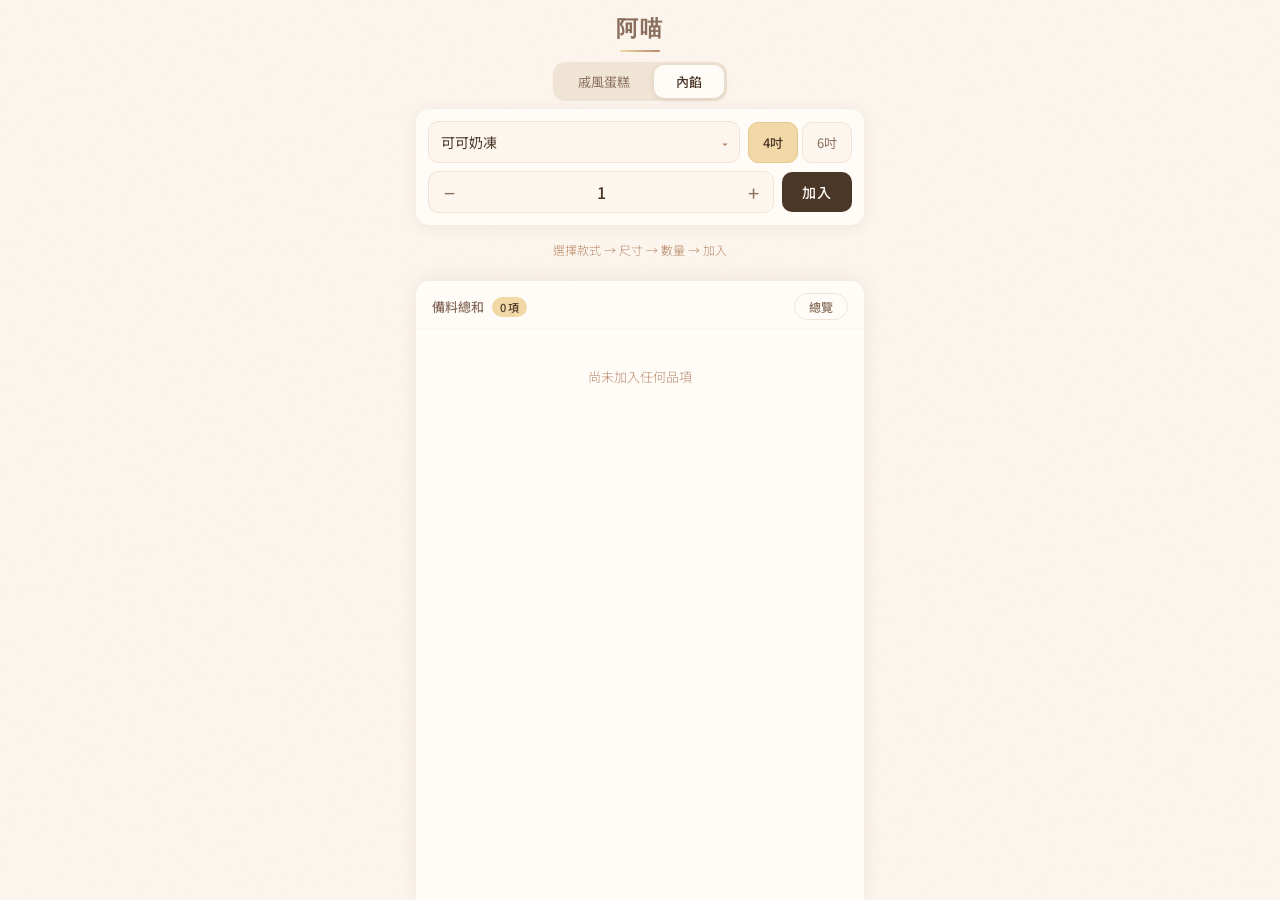
<file: index.html>
<!DOCTYPE html>
<!-- v2.4 updated 2026-09-14 -->
<html lang="zh-TW">
<head>
<meta charset="UTF-8">
<meta name="viewport" content="width=device-width, initial-scale=1.0, maximum-scale=1.0, user-scalable=no, viewport-fit=cover">
<title>阿喵 備料計算機</title>
<link rel="manifest" href="manifest.json">
<link rel="apple-touch-icon" href="apple-touch-icon.png">
<meta name="apple-mobile-web-app-capable" content="yes">
<meta name="mobile-web-app-capable" content="yes">
<meta name="apple-mobile-web-app-title" content="阿喵">
<meta name="apple-mobile-web-app-status-bar-style" content="default">
<meta name="theme-color" content="#FDF6EE">
<link href="https://fonts.googleapis.com/css2?family=Cormorant+Garamond:wght@400;600&family=Noto+Sans+TC:wght@300;400;500;600&display=swap" rel="stylesheet">
<style>
:root {
  --cream: #FDF6EE;
  --cream-dark: #F0E4D4;
  --butter: #F2D8A7;
  --butter-deep: #E8C88A;
  --caramel: #B8896A;
  --mocha: #8B6F5E;
  --dark: #4A3728;
  --white: #FFFCF8;
}

* { margin:0; padding:0; box-sizing:border-box; -webkit-tap-highlight-color:transparent; }

body {
  font-family:'Noto Sans TC',sans-serif;
  background:var(--cream);
  color:var(--dark);
  height:100vh;
  height:100dvh;
  overflow:hidden;
  font-weight:300;
  position:relative;
}

body::before {
  content:'';position:fixed;inset:0;
  background-image:url("data:image/svg+xml,%3Csvg viewBox='0 0 256 256' xmlns='http://www.w3.org/2000/svg'%3E%3Cfilter id='n'%3E%3CfeTurbulence type='fractalNoise' baseFrequency='0.9' numOctaves='4' stitchTiles='stitch'/%3E%3C/filter%3E%3Crect width='100%25' height='100%25' filter='url(%23n)' opacity='0.03'/%3E%3C/svg%3E");
  pointer-events:none;z-index:0;
}

.app {
  height:100vh; height:100dvh;
  max-width:480px; margin:0 auto;
  display:flex; flex-direction:column;
  position:relative; z-index:1;
  padding:0 16px;
}

header {
  text-align:center;
  padding:calc(14px + env(safe-area-inset-top)) 0 8px;
  flex-shrink:0;
}
.logo { font-family:'Cormorant Garamond',serif; font-size:22px; font-weight:600; color:var(--mocha); letter-spacing:2px; }
.logo-line { width:40px; height:2px; background:linear-gradient(90deg,var(--butter),var(--caramel)); margin:6px auto 0; border-radius:2px; }

/* Mode toggle: 戚風蛋糕 / 內餡 */
.mode-toggle {
  display:inline-flex; margin:10px auto 0;
  background:var(--cream-dark); border-radius:12px; padding:3px; gap:2px;
}
.mode-btn {
  padding:7px 22px; border:none; border-radius:10px;
  background:transparent; color:var(--mocha);
  font-family:'Noto Sans TC',sans-serif; font-size:13px; font-weight:400;
  cursor:pointer; transition:all 0.2s;
}
.mode-btn.active { background:var(--white); color:var(--dark); font-weight:500; box-shadow:0 1px 6px rgba(74,55,40,0.12); }

/* Builder */
.builder {
  flex-shrink:0;
  background:var(--white);
  border-radius:14px;
  box-shadow:0 2px 16px rgba(74,55,40,0.08);
  padding:12px;
  margin-bottom:10px;
}

.builder-row { display:flex; gap:8px; align-items:center; }

.select-wrap { flex:1; position:relative; }

.select-wrap select {
  width:100%;
  padding:10px 32px 10px 12px;
  border:1.5px solid var(--cream-dark);
  border-radius:10px;
  background:var(--cream);
  font-family:'Noto Sans TC',sans-serif;
  font-size:14px; font-weight:400; color:var(--dark);
  appearance:none; cursor:pointer;
  transition:border-color 0.2s;
}
.select-wrap select:focus { outline:none; border-color:var(--butter-deep); }
.select-wrap::after { content:'▾'; position:absolute; right:12px; top:50%; transform:translateY(-50%); font-size:12px; color:var(--caramel); pointer-events:none; }

.size-pills { display:flex; gap:4px; flex-shrink:0; }

.size-pill {
  padding:10px 14px;
  border:1.5px solid var(--cream-dark);
  border-radius:10px;
  background:var(--cream);
  font-family:'Noto Sans TC',sans-serif;
  font-size:13px; font-weight:400; color:var(--mocha);
  cursor:pointer; transition:all 0.2s;
}
.size-pill.active { background:var(--butter); border-color:var(--butter-deep); color:var(--dark); font-weight:500; }

.builder-row2 { display:flex; gap:8px; align-items:center; margin-top:8px; }

.qty-row {
  display:flex; align-items:center; gap:4px;
  background:var(--cream); border:1.5px solid var(--cream-dark);
  border-radius:10px; padding:2px; flex:1;
}

.qty-btn {
  width:36px; height:36px;
  border:none; background:none;
  font-size:20px; color:var(--mocha);
  cursor:pointer; border-radius:8px;
  font-family:'Noto Sans TC',sans-serif;
  transition:background 0.15s;
  display:flex;align-items:center;justify-content:center;
}
.qty-btn:active { background:var(--butter); }

.qty-num { flex:1; text-align:center; font-size:16px; font-weight:500; color:var(--dark); }

.add-btn {
  padding:10px 20px; border:none; border-radius:10px;
  background:var(--dark); color:var(--white);
  font-family:'Noto Sans TC',sans-serif;
  font-size:14px; font-weight:500; cursor:pointer;
  transition:all 0.2s; letter-spacing:1px; flex-shrink:0;
}
.add-btn:active { transform:scale(0.96); opacity:0.9; }

/* Order tags */
.order-area { flex-shrink:0; min-height:36px; margin-bottom:10px; }

.order-tags { display:flex; flex-wrap:wrap; gap:6px; align-items:center; }

.order-tag {
  display:inline-flex; align-items:center; gap:6px;
  background:var(--white); border:1px solid var(--cream-dark);
  border-radius:20px; padding:5px 8px 5px 12px;
  font-size:12px; color:var(--dark); font-weight:400;
  animation:popIn 0.25s ease-out;
}
.order-tag .tag-x {
  width:18px;height:18px; border:none; background:var(--cream);
  border-radius:50%; font-size:11px; color:var(--caramel);
  cursor:pointer; display:flex;align-items:center;justify-content:center;
  font-family:'Noto Sans TC',sans-serif;
}
.order-tag .tag-x:active { background:var(--cream-dark); }

.clear-all {
  font-size:11px; color:var(--caramel); background:none;
  border:1px dashed var(--cream-dark); border-radius:20px;
  padding:5px 12px; cursor:pointer; font-family:'Noto Sans TC',sans-serif;
}
.clear-all:active { background:var(--cream); }

.empty-hint { text-align:center; font-size:12px; color:var(--caramel); padding:6px 0; }

/* Result */
.result-area {
  flex:1; background:var(--white);
  border-radius:14px 14px 0 0;
  box-shadow:0 -2px 20px rgba(74,55,40,0.08);
  display:flex; flex-direction:column;
  overflow:hidden; min-height:0;
}

.result-header {
  padding:12px 16px 8px; font-size:13px; font-weight:500; color:var(--mocha);
  flex-shrink:0; display:flex; align-items:center; gap:8px;
  border-bottom:1px solid var(--cream);
}

.result-badge {
  background:var(--butter); color:var(--dark);
  font-size:11px; font-weight:500; padding:2px 8px; border-radius:20px;
}

.result-scroll {
  flex:1; overflow-y:auto; padding:8px 12px calc(20px + env(safe-area-inset-bottom));
  -webkit-overflow-scrolling:touch;
}

.result-grid { display:grid; grid-template-columns:1fr 1fr; gap:6px; }

.group-block { margin-bottom:14px; transition:opacity 0.3s; }
.group-block:last-child { margin-bottom:0; }
.group-block.done { opacity:0.35; }
.group-block.done .group-title { text-decoration:line-through; }
.group-title {
  font-size:13px; font-weight:500; color:var(--mocha);
  margin-bottom:8px; display:flex; align-items:center; gap:8px;
  cursor:pointer;
}
.group-check {
  width:20px; height:20px; border-radius:6px;
  border:1.5px solid var(--cream-dark); background:var(--white);
  display:flex; align-items:center; justify-content:center;
  flex-shrink:0; transition:all 0.2s;
  font-size:12px; color:transparent;
}
.group-block.done .group-check {
  background:var(--caramel); border-color:var(--caramel); color:var(--white);
}
.group-sizes {
  font-size:11px; font-weight:400; color:var(--caramel);
  background:var(--cream); padding:2px 8px; border-radius:10px;
}

.r-item {
  display:flex; justify-content:space-between; align-items:center;
  padding:10px 12px; background:var(--cream); border-radius:10px;
}
.r-name { font-size:13px; color:var(--dark); font-weight:400; }
.r-note { font-size:11px; color:var(--caramel); font-weight:400; margin-right:3px; }
.r-cream-b { background:#F0D6DC; border:1.5px solid #DBBEC6; }
.r-cream-b .r-name { font-weight:500; color:var(--dark); }
.r-gelatin { background:#E8E0D4; border:1.5px solid #D4C9BB; }
.r-gelatin .r-name { font-weight:500; color:var(--dark); }
.r-amt { font-family:'Noto Sans TC',sans-serif; font-size:17px; font-weight:700; color:var(--dark); }
.r-unit { font-family:'Noto Sans TC',sans-serif; font-size:11px; font-weight:300; color:var(--caramel); margin-left:1px; }

.result-empty { text-align:center; padding:30px 0; font-size:13px; color:var(--caramel); font-weight:300; }

/* Overview button */
.overview-btn {
  margin-left:auto;
  padding:4px 14px;
  border:1.5px solid var(--cream-dark);
  border-radius:20px;
  background:var(--white);
  font-family:'Noto Sans TC',sans-serif;
  font-size:12px; font-weight:500; color:var(--mocha);
  cursor:pointer; transition:all 0.2s;
}
.overview-btn:active { background:var(--cream); }

/* Fullscreen overview mode */
.result-area.overview {
  position:fixed; inset:0; z-index:999;
  border-radius:0;
  background:var(--white);
}
.result-area.overview .result-header {
  padding:calc(16px + env(safe-area-inset-top)) 20px 10px;
}
.result-area.overview .overview-btn {
  background:var(--dark); color:var(--white); border-color:var(--dark);
}
.result-area.overview .result-scroll {
  padding:8px 16px calc(30px + env(safe-area-inset-bottom));
}
.result-area.overview .result-grid {
  grid-template-columns:1fr 1fr 1fr;
  gap:5px;
}
.result-area.overview .r-item {
  padding:7px 10px;
}
.result-area.overview .r-name { font-size:11px; }
.result-area.overview .r-amt { font-size:15px; }
.result-area.overview .r-unit { font-size:10px; }
.result-area.overview .r-note { font-size:9px; }
.result-area.overview .group-block { margin-bottom:10px; }
.result-area.overview .group-title { font-size:12px; margin-bottom:5px; }
.result-area.overview .group-sizes { font-size:10px; }
.result-area.overview .group-check { width:18px; height:18px; font-size:10px; }

@keyframes popIn { from{opacity:0;transform:scale(0.85)} to{opacity:1;transform:scale(1)} }
@media (prefers-reduced-motion: reduce) { .order-tag { animation:none; } .group-block, .size-pill, .add-btn, .overview-btn, .mode-btn { transition:none; } }

.result-scroll::-webkit-scrollbar { width:3px; }
.result-scroll::-webkit-scrollbar-track { background:transparent; }
.result-scroll::-webkit-scrollbar-thumb { background:var(--cream-dark); border-radius:3px; }
</style>
</head>
<body>

<div class="app">
  <header>
    <div class="logo">阿喵</div>
    <div class="logo-line"></div>
    <div class="mode-toggle" id="modeToggle">
      <button class="mode-btn" data-mode="chiffon" onclick="setMode('chiffon')">戚風蛋糕</button>
      <button class="mode-btn active" data-mode="filling" onclick="setMode('filling')">內餡</button>
    </div>
  </header>

  <div class="builder">
    <div class="builder-row">
      <div class="select-wrap">
        <select id="cakeSelect"></select>
      </div>
      <div class="size-pills" id="sizePills">
        <button class="size-pill active" data-size="4吋" onclick="pickSize(this)">4吋</button>
        <button class="size-pill" data-size="6吋" onclick="pickSize(this)">6吋</button>
      </div>
    </div>
    <div class="builder-row2">
      <div class="qty-row">
        <button class="qty-btn" onclick="adjQty(-1)">−</button>
        <div class="qty-num" id="qtyNum">1</div>
        <button class="qty-btn" onclick="adjQty(1)">+</button>
      </div>
      <button class="add-btn" onclick="addOrder()">加入</button>
    </div>
  </div>

  <div class="order-area" id="orderArea"></div>

  <div class="result-area" id="resultArea">
    <div class="result-header">
      備料總和 <span class="result-badge" id="totalBadge">0 項</span>
      <button class="overview-btn" id="overviewBtn" onclick="toggleOverview()">總覽</button>
    </div>
    <div class="result-scroll">
      <div id="resultContent"></div>
    </div>
  </div>
</div>

<script>
const recipes = {
  "可可奶凍": { cat:"奶凍", flavor:"可可", sizes:{ "4吋":{"牛奶":55,"糖":7,"巧克力":"(2個) 6","可可粉":2,"鮮奶油":25,"吉利丁":[1,0,3]}, "6吋":{"牛奶":90,"糖":10,"巧克力":"(3個) 9","可可粉":2,"鮮奶油":45,"吉利丁":[1,1,3]} }},
  "原味奶凍": { cat:"奶凍", flavor:"原味奶凍", sizes:{ "4吋":{"牛奶":55,"糖":9,"吉利丁":[1,0,3],"鮮奶油":25}, "6吋":{"牛奶":100,"糖":16,"吉利丁":[1,1,3],"鮮奶油":45} }},
  "紅茶奶凍": { cat:"奶凍", flavor:"紅茶", sizes:{ "4吋":{"紅茶包":1,"牛奶":65,"糖":9,"吉利丁":[1,0,3],"鮮奶油":25}, "6吋":{"紅茶包":1,"牛奶":110,"糖":16,"吉利丁":[1,1,3],"鮮奶油":45} }},
  "抹面香草奶油": { cat:"香草", flavor:"香草", sizes:{ "4吋":{"鮮奶油":20,"砂糖":9,"香草籽醬":2,"B鮮奶油":100}, "6吋":{"鮮奶油":50,"砂糖":16,"香草籽醬":3,"B鮮奶油":150} }},
  "香草鮮奶油": { cat:"香草", flavor:"香草", sizes:{ "4吋":{"鮮奶油":50,"砂糖":16,"香草籽醬":1.5,"B鮮奶油":190}, "6吋":{"鮮奶油":100,"砂糖":22,"香草籽醬":2,"B鮮奶油":225} }},
  "香草奶油裸蛋糕": { cat:"香草", flavor:"香草", sizes:{ "4吋":{"鮮奶油":17,"砂糖":10,"香草籽醬":1,"B鮮奶油":110}, "6吋":{"鮮奶油":33,"砂糖":19,"香草籽醬":3,"B鮮奶油":207} }},
  "內餡茶味奶油（金萱）": { cat:"茶味", flavor:"金萱", sizes:{ "4吋":{"鮮奶油":14,"砂糖":8,"金萱茶粉":3,"白巧克力":10}, "6吋":{"鮮奶油":23,"砂糖":12,"金萱茶粉":4,"白巧克力":17} }},
  "茶類鮮奶油（金萱）": { cat:"茶味", flavor:"金萱", sizes:{ "4吋":{"鮮奶油":22,"砂糖":12,"金萱茶粉":2.7,"白巧克力":15}, "6吋":{"鮮奶油":40,"砂糖":22,"金萱茶粉":4.4,"白巧克力":29} }},
  "茶味奶油裸蛋糕（金萱）": { cat:"茶味", flavor:"金萱", sizes:{ "4吋":{"鮮奶油":17,"砂糖":9,"金萱茶粉":3,"白巧克力":12}, "6吋":{"鮮奶油":33,"砂糖":18,"金萱茶粉":4.5,"白巧克力":24} }},
  "內餡茶味奶油（鐵觀音）": { cat:"茶味", flavor:"鐵觀音", sizes:{ "4吋":{"鮮奶油":14,"砂糖":8,"鐵觀音茶粉":3,"白巧克力":10}, "6吋":{"鮮奶油":23,"砂糖":12,"鐵觀音茶粉":4,"白巧克力":17} }},
  "茶類鮮奶油（鐵觀音）": { cat:"茶味", flavor:"鐵觀音", sizes:{ "4吋":{"鮮奶油":22,"砂糖":12,"鐵觀音茶粉":2.7,"白巧克力":15}, "6吋":{"鮮奶油":40,"砂糖":22,"鐵觀音茶粉":4.4,"白巧克力":29} }},
  "茶味奶油裸蛋糕（鐵觀音）": { cat:"茶味", flavor:"鐵觀音", sizes:{ "4吋":{"鮮奶油":17,"砂糖":9,"鐵觀音茶粉":3,"白巧克力":12}, "6吋":{"鮮奶油":33,"砂糖":18,"鐵觀音茶粉":4.5,"白巧克力":24} }},
  "內餡茶味奶油（伯爵）": { cat:"茶味", flavor:"伯爵", sizes:{ "4吋":{"鮮奶油":14,"砂糖":8,"伯爵茶粉":3,"白巧克力":10}, "6吋":{"鮮奶油":23,"砂糖":12,"伯爵茶粉":4,"白巧克力":17} }},
  "茶類鮮奶油（伯爵）": { cat:"茶味", flavor:"伯爵", sizes:{ "4吋":{"鮮奶油":22,"砂糖":12,"伯爵茶粉":2.7,"白巧克力":15}, "6吋":{"鮮奶油":40,"砂糖":22,"伯爵茶粉":4.4,"白巧克力":29} }},
  "茶味奶油裸蛋糕（伯爵）": { cat:"茶味", flavor:"伯爵", sizes:{ "4吋":{"鮮奶油":17,"砂糖":9,"伯爵茶粉":3,"白巧克力":12}, "6吋":{"鮮奶油":33,"砂糖":18,"伯爵茶粉":4.5,"白巧克力":24} }},
  "內餡茶味奶油（焙茶）": { cat:"茶味", flavor:"焙茶", sizes:{ "4吋":{"鮮奶油":14,"砂糖":8,"焙茶茶粉":4,"白巧克力":10}, "6吋":{"鮮奶油":23,"砂糖":12,"焙茶茶粉":5,"白巧克力":17} }},
  "茶類鮮奶油（焙茶）": { cat:"茶味", flavor:"焙茶", sizes:{ "4吋":{"鮮奶油":22,"砂糖":12,"焙茶茶粉":3.7,"白巧克力":15}, "6吋":{"鮮奶油":40,"砂糖":22,"焙茶茶粉":5.4,"白巧克力":29} }},
  "茶味奶油裸蛋糕（焙茶）": { cat:"茶味", flavor:"焙茶", sizes:{ "4吋":{"鮮奶油":17,"砂糖":9,"焙茶茶粉":3,"白巧克力":12}, "6吋":{"鮮奶油":33,"砂糖":18,"焙茶茶粉":5.5,"白巧克力":24} }},
  "漸層款內餡茶味奶油（金萱）": { cat:"漸層", flavor:"金萱", sizes:{ "4吋":{"鮮奶油":17,"砂糖":9,"金萱茶粉":3,"白巧克力":12}, "6吋":{"鮮奶油":26,"砂糖":15,"金萱茶粉":4,"白巧克力":19} }},
  "漸層款內餡茶味奶油（鐵觀音）": { cat:"漸層", flavor:"鐵觀音", sizes:{ "4吋":{"鮮奶油":17,"砂糖":9,"鐵觀音茶粉":3,"白巧克力":12}, "6吋":{"鮮奶油":26,"砂糖":15,"鐵觀音茶粉":4,"白巧克力":19} }},
  "漸層款內餡茶味奶油（伯爵）": { cat:"漸層", flavor:"伯爵", sizes:{ "4吋":{"鮮奶油":17,"砂糖":9,"伯爵茶粉":3,"白巧克力":12}, "6吋":{"鮮奶油":26,"砂糖":15,"伯爵茶粉":4,"白巧克力":19} }},
  "漸層款內餡茶味奶油（焙茶）": { cat:"漸層", flavor:"焙茶", sizes:{ "4吋":{"鮮奶油":17,"砂糖":9,"焙茶茶粉":4,"白巧克力":12}, "6吋":{"鮮奶油":26,"砂糖":15,"焙茶茶粉":5,"白巧克力":19} }},
  "漸層款式原味抹面奶油": { cat:"漸層", flavor:"香草", sizes:{ "4吋":{"鮮奶油":20,"砂糖":9,"香草籽醬":2}, "6吋":{"鮮奶油":50,"砂糖":16,"香草籽醬":3} }}
};

// 戚風蛋糕（與內餡分開計算）
const chiffonRecipes = {
  "原味戚風": { cat:"戚風", flavor:"原味", sizes:{ "4吋":{"低筋麵粉":20,"沙拉油":10,"牛奶":12,"蛋黃":17,"砂糖":15,"蛋白":37}, "6吋":{"低筋麵粉":60,"沙拉油":30,"牛奶":36,"蛋黃":51,"砂糖":45,"蛋白":110} }},
  "茶味戚風（金萱）": { cat:"戚風", flavor:"金萱", sizes:{ "4吋":{"低筋麵粉":17,"金萱茶粉":2,"沙拉油":10,"牛奶":16,"蛋黃":17,"砂糖":15,"蛋白":37}, "6吋":{"低筋麵粉":50,"金萱茶粉":4,"沙拉油":30,"牛奶":50,"蛋黃":52,"砂糖":45,"蛋白":110} }},
  "茶味戚風（鐵觀音）": { cat:"戚風", flavor:"鐵觀音", sizes:{ "4吋":{"低筋麵粉":17,"鐵觀音茶粉":2,"沙拉油":10,"牛奶":16,"蛋黃":17,"砂糖":15,"蛋白":37}, "6吋":{"低筋麵粉":50,"鐵觀音茶粉":4,"沙拉油":30,"牛奶":50,"蛋黃":52,"砂糖":45,"蛋白":110} }},
  "茶味戚風（伯爵）": { cat:"戚風", flavor:"伯爵", sizes:{ "4吋":{"低筋麵粉":17,"伯爵茶粉":2,"沙拉油":10,"牛奶":16,"蛋黃":17,"砂糖":15,"蛋白":37}, "6吋":{"低筋麵粉":50,"伯爵茶粉":4,"沙拉油":30,"牛奶":50,"蛋黃":52,"砂糖":45,"蛋白":110} }},
  "茶味戚風（焙茶）": { cat:"戚風", flavor:"焙茶", sizes:{ "4吋":{"低筋麵粉":17,"焙茶茶粉":2,"沙拉油":10,"牛奶":16,"蛋黃":17,"砂糖":15,"蛋白":37}, "6吋":{"低筋麵粉":50,"焙茶茶粉":4,"沙拉油":30,"牛奶":50,"蛋黃":52,"砂糖":45,"蛋白":110} }}
};

// 兩個模式各自獨立的配方、材料顯示順序、品項清單與勾選狀態
const modes={
  filling:{ recipes, ord:["吉利丁","鮮奶油","牛奶","砂糖","糖","白巧克力","巧克力","可可粉","金萱茶粉","鐵觀音茶粉","伯爵茶粉","焙茶茶粉","香草籽醬","紅茶包","B鮮奶油"], orders:[], doneGroups:new Set() },
  chiffon:{ recipes:chiffonRecipes, ord:["低筋麵粉","金萱茶粉","鐵觀音茶粉","伯爵茶粉","焙茶茶粉","沙拉油","牛奶","蛋黃","砂糖","蛋白"], orders:[], doneGroups:new Set() }
};
let mode='filling';
let currentSize="4吋", currentQty=1, oid=0;
let orders=modes[mode].orders;          // 永遠指向目前模式的陣列（只做原地修改，不重新指派）
let doneGroups=modes[mode].doneGroups;  // 已勾選完成的口味，重新渲染後保留
function R(){return modes[mode].recipes;}
// 備料順序：原味奶凍 → 原味戚風 → 香草奶油類 → 紅茶奶凍 → 可可奶凍 → 茶類
const flavorOrder=["原味奶凍","原味","香草","紅茶","可可","金萱","鐵觀音","伯爵","焙茶"];
function flavorRank(f){const i=flavorOrder.indexOf(f);return i===-1?99:i;}
function orderSortKey(o){return [flavorRank(R()[o.name].flavor), Object.keys(R()).indexOf(o.name), o.size==="4吋"?0:1];}

function setMode(m){
  if(!modes[m]) return;
  mode=m; orders=modes[m].orders; doneGroups=modes[m].doneGroups;
  document.querySelectorAll('.mode-btn').forEach(b=>b.classList.toggle('active',b.dataset.mode===m));
  currentQty=1;document.getElementById('qtyNum').textContent=1;
  initSelect();renderOrders();renderResult();
  try{localStorage.setItem('ameow-mode',m);}catch(e){}
}
function sortOrders(){
  orders.sort((a,b)=>{const ka=orderSortKey(a),kb=orderSortKey(b);for(let i=0;i<ka.length;i++){if(ka[i]!==kb[i])return ka[i]-kb[i];}return a.id-b.id;});
}

function initSelect(){
  const sel=document.getElementById('cakeSelect');
  let cat='',html='';
  Object.entries(R()).forEach(([n,r])=>{
    if(r.cat!==cat){if(cat)html+='</optgroup>';cat=r.cat;html+=`<optgroup label="── ${r.cat} ──">`;}
    html+=`<option value="${n}">${n}</option>`;
  });
  html+='</optgroup>';
  sel.innerHTML=html;
}

function pickSize(btn){
  document.querySelectorAll('.size-pill').forEach(b=>b.classList.remove('active'));
  btn.classList.add('active');
  currentSize=btn.dataset.size;
}

function adjQty(d){
  currentQty=Math.max(1,Math.min(99,currentQty+d));
  document.getElementById('qtyNum').textContent=currentQty;
}

function addOrder(){
  const name=document.getElementById('cakeSelect').value;
  const existing=orders.find(o=>o.name===name&&o.size===currentSize);
  if(existing) existing.qty=Math.min(99,existing.qty+currentQty); // 同款同尺寸合併數量
  else orders.push({id:++oid,name,size:currentSize,qty:currentQty});
  sortOrders();
  currentQty=1;document.getElementById('qtyNum').textContent=1;
  renderOrders();renderResult();
}

function removeOrder(id){const i=orders.findIndex(o=>o.id===id);if(i>-1)orders.splice(i,1);renderOrders();renderResult();}
function clearAll(){orders.length=0;doneGroups.clear();renderOrders();renderResult();}
function toggleGroup(el){
  const blk=el.parentElement;
  blk.classList.toggle('done');
  const f=blk.dataset.flavor;
  if(blk.classList.contains('done')) doneGroups.add(f); else doneGroups.delete(f);
}
function toggleOverview(){
  const area=document.getElementById('resultArea');
  area.classList.toggle('overview');
  const btn=document.getElementById('overviewBtn');
  btn.textContent=area.classList.contains('overview')?'返回':'總覽';
}

function renderOrders(){
  const area=document.getElementById('orderArea');
  if(!orders.length){area.innerHTML='<div class="empty-hint">選擇款式 → 尺寸 → 數量 → 加入</div>';return;}
  area.innerHTML=`<div class="order-tags">${orders.map(o=>
    `<span class="order-tag">${o.name} ${o.size}×${o.qty}<button class="tag-x" onclick="removeOrder(${o.id})">✕</button></span>`
  ).join('')}<button class="clear-all" onclick="clearAll()">清除全部</button></div>`;
}

function renderResult(){
  const content=document.getElementById('resultContent');
  const badge=document.getElementById('totalBadge');
  if(!orders.length){badge.textContent='0 項';content.innerHTML='<div class="result-empty">尚未加入任何品項</div>';return;}

  // Group orders by flavor
  const groups={};
  orders.forEach(o=>{
    const flavor=R()[o.name].flavor;
    if(!groups[flavor]) groups[flavor]=[];
    groups[flavor].push(o);
  });

  const unitMap={"紅茶包":"包","吉利丁":"片","巧克力":"g"};
  const ord=modes[mode].ord;

  // Sort flavors by prep priority
  const groupNames=Object.keys(groups).sort((a,b)=>flavorRank(a)-flavorRank(b));
  // 只保留目前仍存在的口味勾選狀態
  [...doneGroups].forEach(f=>{ if(!groups[f]) doneGroups.delete(f); });
  badge.textContent=`${groupNames.length} 品項`;

  let html='';
  groupNames.forEach(flavor=>{
    const items=groups[flavor];
    // Merge same name+size by summing qty
    const merged={};
    const order=[];
    items.forEach(o=>{
      let short=o.name.replace(/（.+?）/,'').replace(flavor,'').trim();
      if(!short) short=o.name; // 例如「原味奶凍」名稱即口味，避免標籤留空
      const key=short+'|'+o.size;
      if(!merged[key]){merged[key]={short,size:o.size,qty:0};order.push(key);}
      merged[key].qty+=o.qty;
    });
    const label=order.map(k=>{
      const m=merged[k];
      return`${m.short}${m.size}×${m.qty}`;
    }).join(' + ');

    // Sum ingredients within this group
    const totals={};
    const pieceCounts={};
    const gelatinFrac={num:0,den:3}; // track gelatin as thirds
    let hasGelatin=false;
    items.forEach(o=>{
      const ings=R()[o.name].sizes[o.size];
      Object.entries(ings).forEach(([k,v])=>{
        if(Array.isArray(v)){
          // Gelatin: [whole, numerator, denominator]
          hasGelatin=true;
          const thirds=(v[0]*v[2]+v[1])*o.qty;
          gelatinFrac.num+=thirds;
        } else if(typeof v==='string'){
          const match=v.match(/\((\d+)個\)\s*([\d.]+)/);
          if(match){
            pieceCounts[k]=(pieceCounts[k]||0)+parseInt(match[1])*o.qty;
            totals[k]=(totals[k]||0)+parseFloat(match[2])*o.qty;
          }
        } else {
          totals[k]=(totals[k]||0)+v*o.qty;
        }
      });
    });
    // Convert gelatin fraction to display
    if(hasGelatin){
      const whole=Math.floor(gelatinFrac.num/gelatinFrac.den);
      const rem=gelatinFrac.num%gelatinFrac.den;
      let gelatinDisplay='';
      if(whole>0&&rem>0) gelatinDisplay=`${whole}又${rem}/${gelatinFrac.den}`;
      else if(whole>0) gelatinDisplay=`${whole}`;
      else if(rem>0) gelatinDisplay=`${rem}/${gelatinFrac.den}`;
      else gelatinDisplay='0';
      totals['吉利丁']=gelatinDisplay;
    }

    const entries=Object.entries(totals);
    entries.sort((a,b)=>{const ia=ord.indexOf(a[0]),ib=ord.indexOf(b[0]);return(ia===-1?99:ia)-(ib===-1?99:ib);});

    html+=`<div class="group-block${doneGroups.has(flavor)?' done':''}" data-flavor="${flavor}">`;
    html+=`<div class="group-title" onclick="toggleGroup(this)"><div class="group-check">✓</div>${flavor}<span class="group-sizes">${label}</span></div>`;
    html+=`<div class="result-grid">${entries.map(([ing,amt])=>{
      const unit=unitMap[ing]||'g';
      const cls=ing==='B鮮奶油'?'r-item r-cream-b':ing==='吉利丁'?'r-item r-gelatin':'r-item';
      const pieceNote=pieceCounts[ing]?`<span class="r-note">(${pieceCounts[ing]}個)</span>`:'';
      const isGelatin=ing==='吉利丁';
      const displayAmt=isGelatin?amt:(Number.isInteger(amt)?amt:parseFloat(amt.toFixed(2)));
      const unitText=isGelatin?'片':unit;
      return`<div class="${cls}"><span class="r-name">${ing}</span><span class="r-amt">${pieceNote}${displayAmt}<span class="r-unit">${unitText}</span></span></div>`;
    }).join('')}</div></div>`;
  });

  content.innerHTML=html;
}

(function(){let m='filling';try{m=localStorage.getItem('ameow-mode')||m;}catch(e){}setMode(modes[m]?m:'filling');})();
</script>
</body>
</html>
</file>
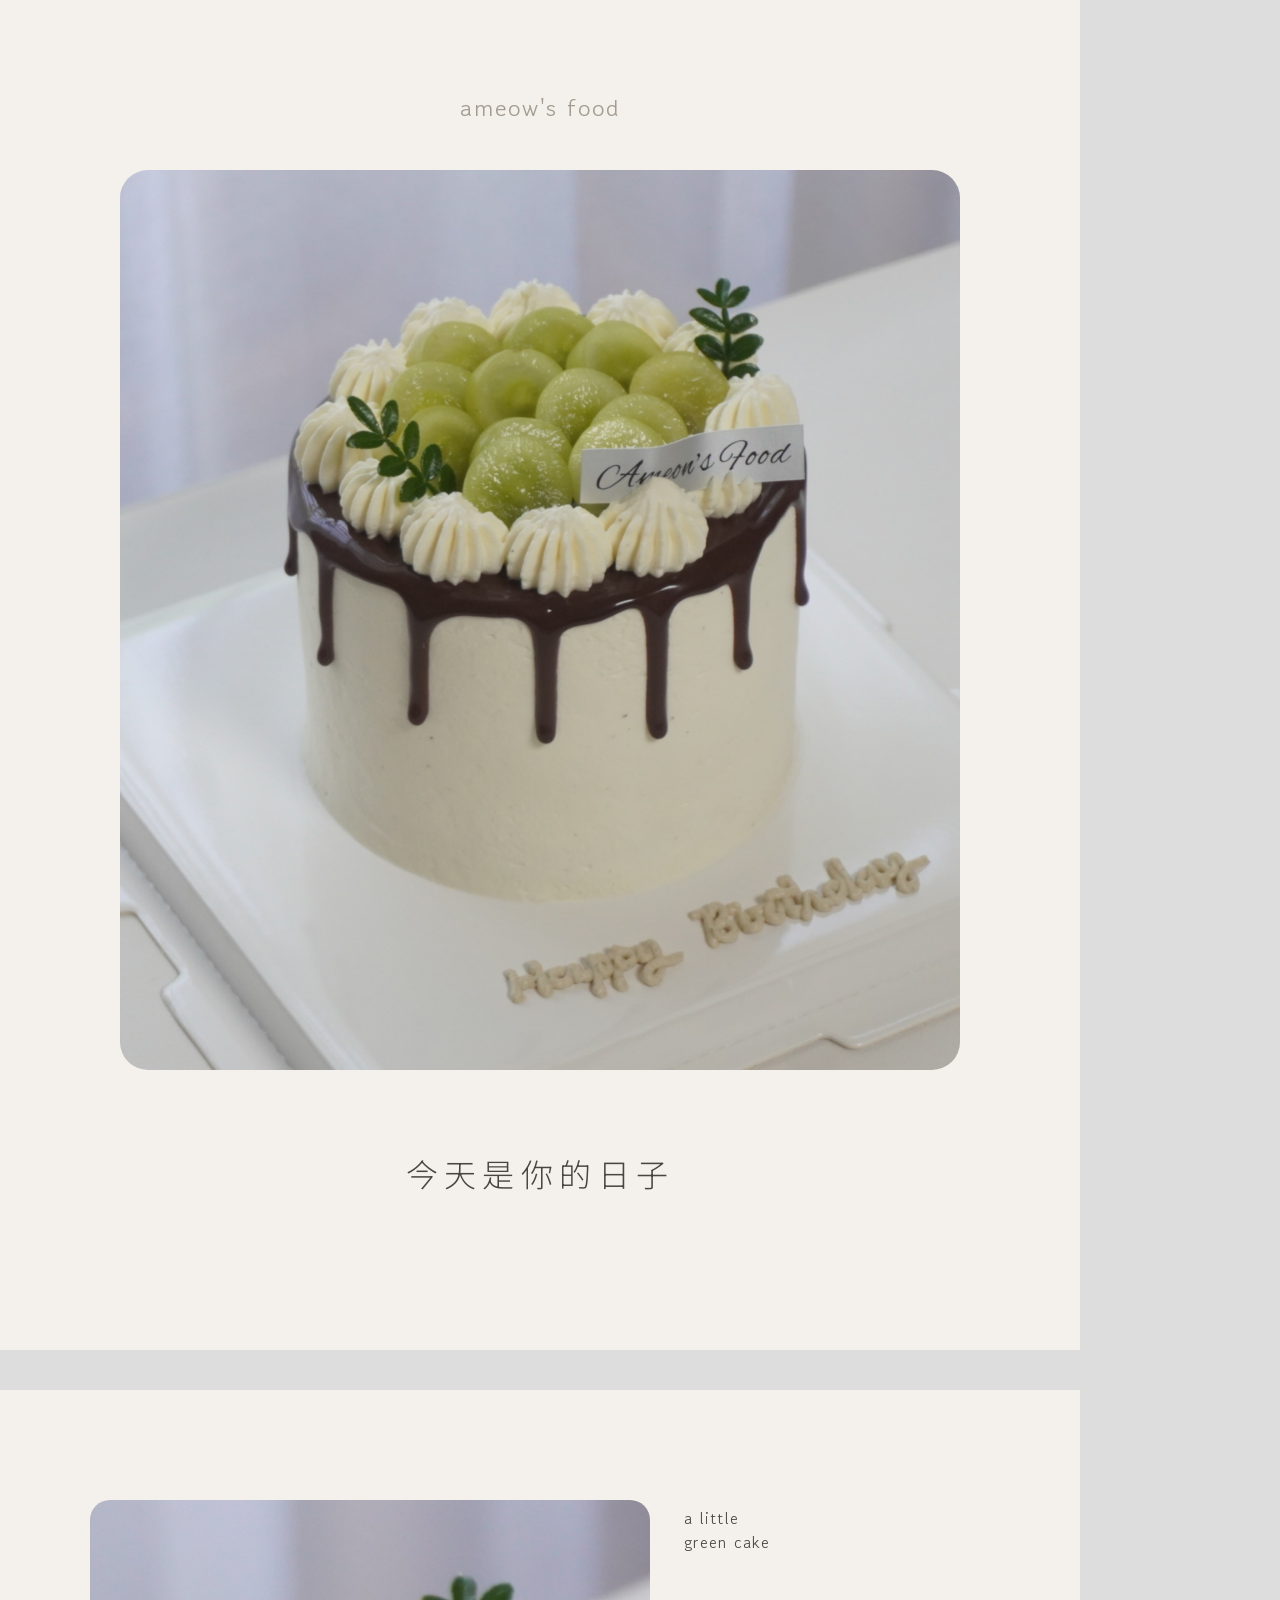
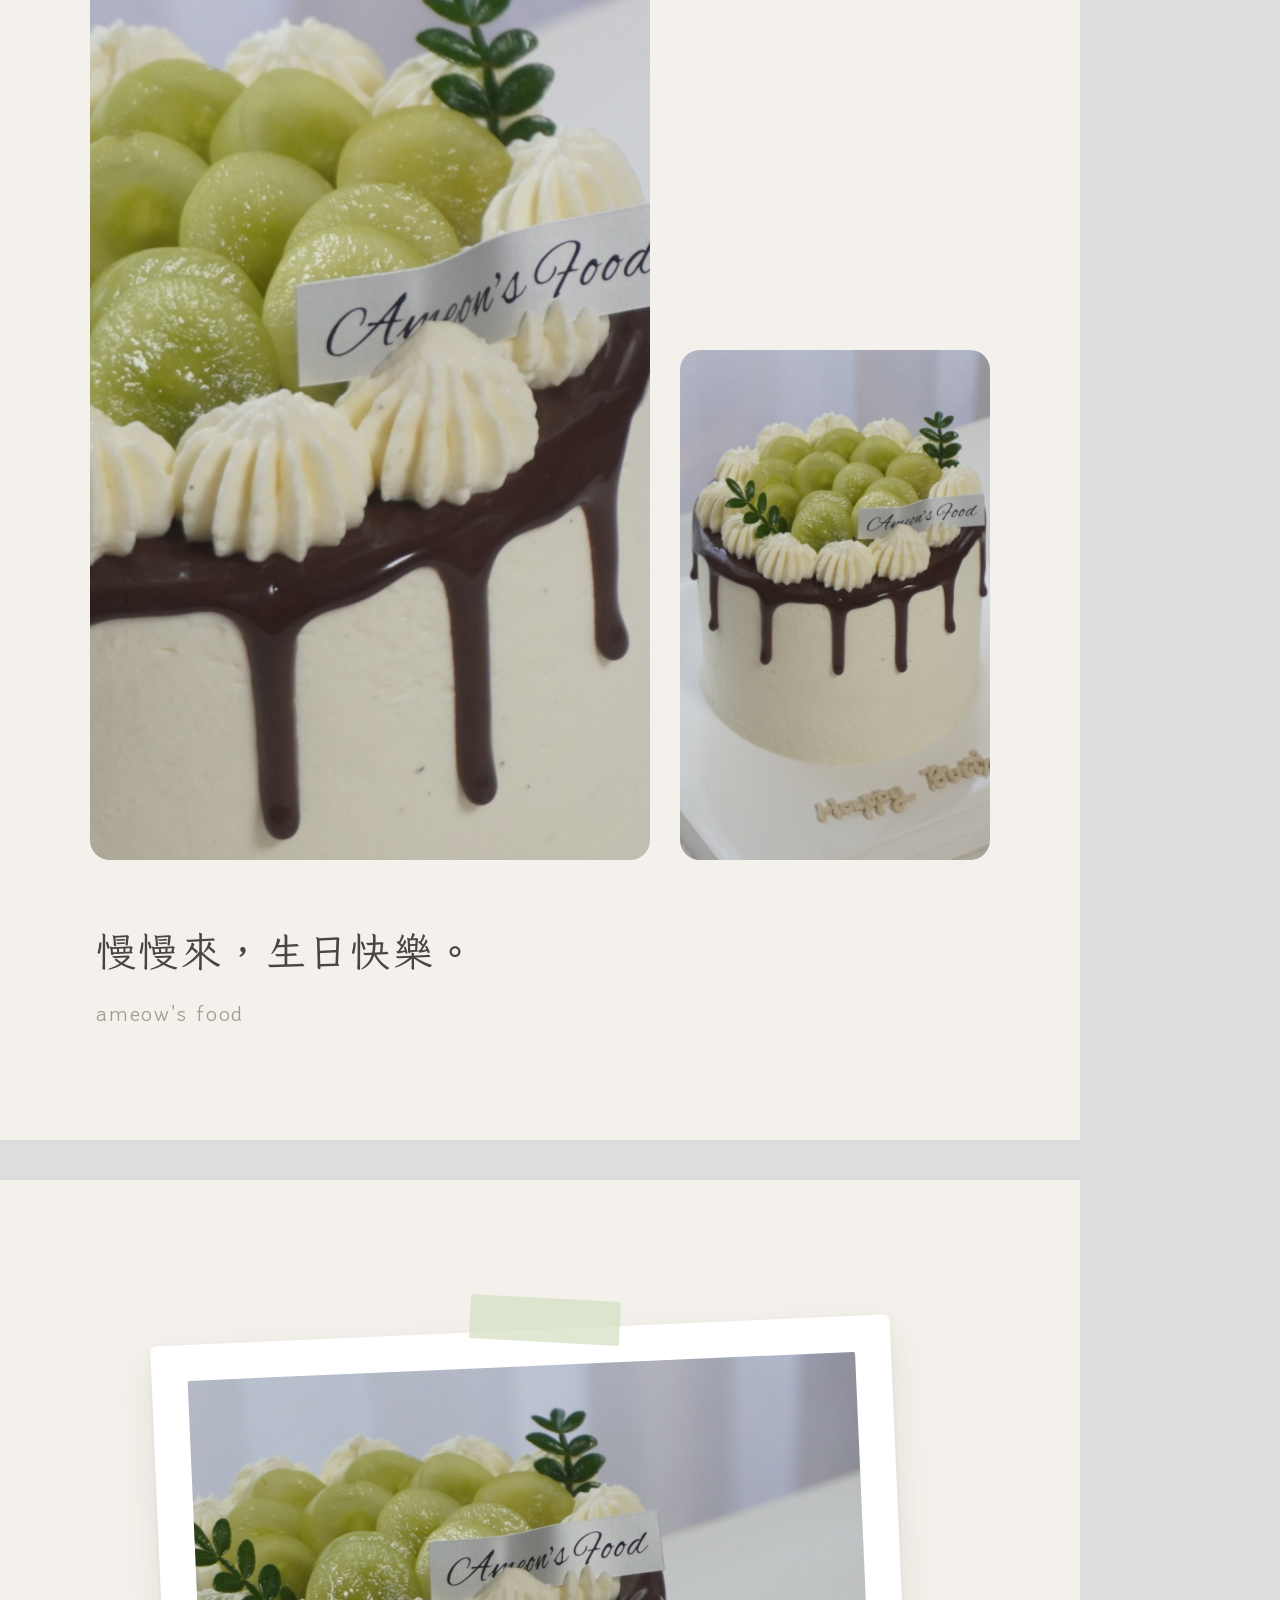
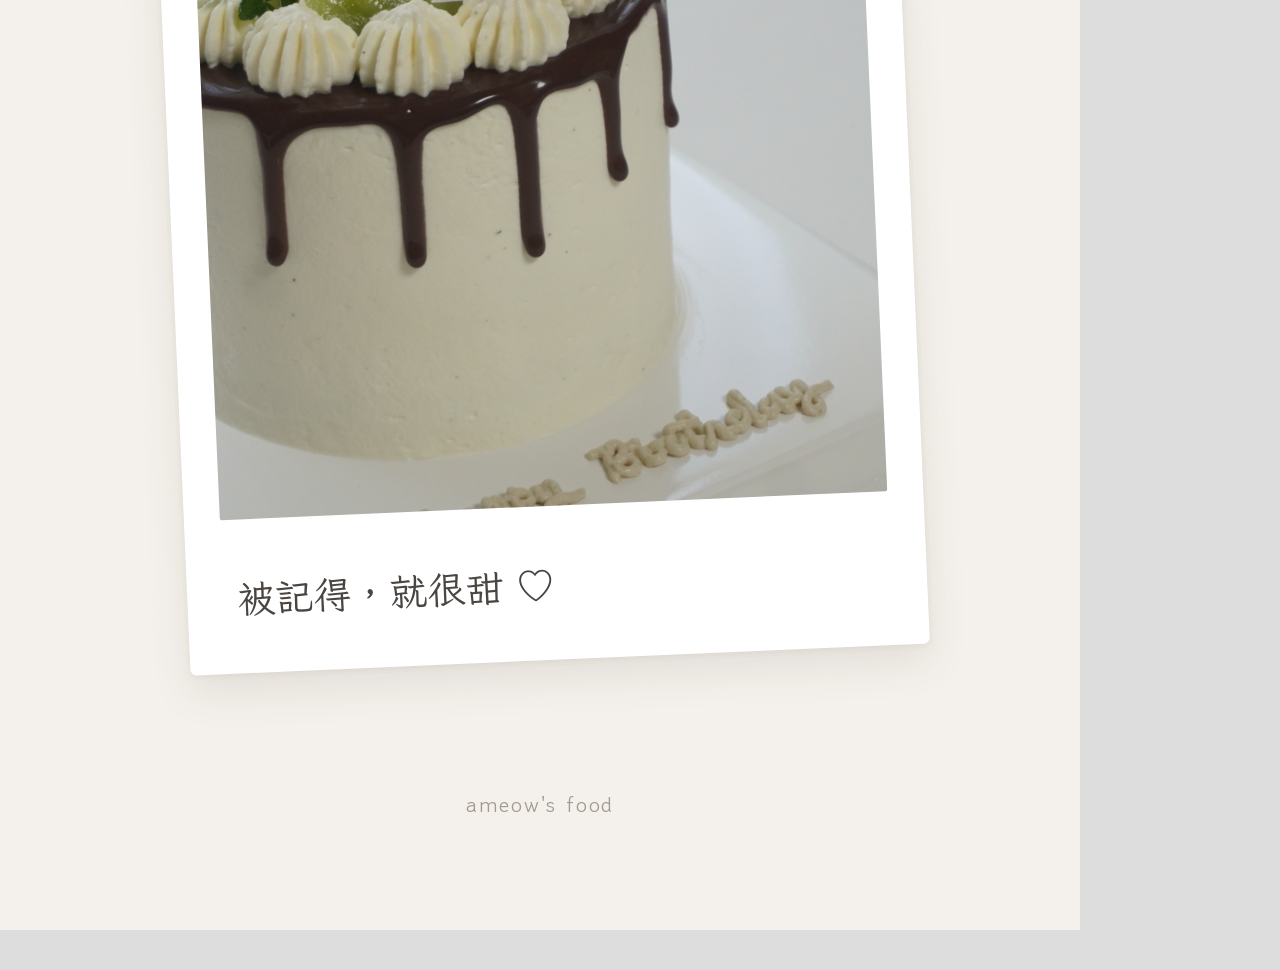
<file: promo/src/posters-kr.html>
<!doctype html>
<html lang="zh-Hant">
<head>
<meta charset="utf-8">
<link href="fonts-kr.css" rel="stylesheet">
<style>
  :root {
    --bg: #f4f1ec;
    --ink: #4a4540;
    --soft: #a39b90;
  }
  * { margin: 0; padding: 0; box-sizing: border-box; }
  body { background: #ddd; font-family: "Noto Sans TC", sans-serif; font-weight: 300; color: var(--ink); }
  .poster { width: 1080px; height: 1350px; background: var(--bg); position: relative; overflow: hidden; margin-bottom: 40px; }
  .photo { position: absolute; background-size: cover; background-position: center; }
  .kr { font-family: "Gowun Dodum", sans-serif; }
  .en { font-family: "Gowun Dodum", sans-serif; letter-spacing: .08em; text-transform: lowercase; }
  .hand { font-family: "LXGW WenKai TC", serif; }

  /* ---------- 01：圓角大圖＋底部小字 ---------- */
  #k1 .top { position: absolute; top: 90px; left: 0; right: 0; text-align: center; font-size: 24px; color: var(--soft); }
  #k1 .photo { left: 120px; top: 170px; width: 840px; height: 900px; border-radius: 28px;
    background-image: url(cake-1.jpg); background-position: 50% 42%; }
  #k1 .cap { position: absolute; top: 1150px; left: 0; right: 0; text-align: center; }
  #k1 .cap .kr { font-size: 34px; letter-spacing: .12em; }
  #k1 .cap .zh { font-size: 32px; letter-spacing: .2em; }

  /* ---------- 02：雙圖拼貼 ---------- */
  #k2 .a { left: 90px; top: 110px; width: 560px; height: 960px; border-radius: 20px;
    background-image: url(cake-3.jpg); background-position: 40% 50%; }
  #k2 .b { left: 680px; top: 560px; width: 310px; height: 510px; border-radius: 20px;
    background-image: url(cake-1.jpg); background-position: 50% 45%; }
  #k2 .side { position: absolute; left: 684px; top: 116px; }
  #k2 .side .en { font-size: 22px; color: var(--soft); line-height: 1.8; }
  #k2 .cap { position: absolute; left: 96px; top: 1135px; }
  #k2 .cap .hand { font-size: 40px; letter-spacing: .06em; }
  #k2 .cap .en { margin-top: 20px; font-size: 22px; color: var(--soft); }

  /* ---------- 03：拍立得 ---------- */
  #k3 .card { position: absolute; left: 170px; top: 150px; width: 740px; height: 930px; background: #fff;
    border-radius: 6px; transform: rotate(-2.5deg); box-shadow: 0 18px 40px rgba(80,60,40,.10), 0 2px 6px rgba(80,60,40,.06); }
  #k3 .card .photo { left: 36px; top: 36px; right: 36px; height: 740px; border-radius: 2px;
    background-image: url(cake-2.jpg); background-position: 40% 50%; }
  #k3 .card .hand { position: absolute; left: 50px; bottom: 50px; font-size: 38px; color: var(--ink); }
  #k3 .tape { position: absolute; left: 470px; top: 118px; width: 150px; height: 44px; background: rgba(214,224,196,.75); transform: rotate(3deg); }
  #k3 .foot { position: absolute; left: 0; right: 0; bottom: 110px; text-align: center; font-size: 22px; color: var(--soft); }
</style>
</head>
<body>

<section class="poster" id="k1">
  <div class="top en">ameow's food</div>
  <div class="photo"></div>
  <div class="cap">
    <div class="zh">今天是你的日子</div>
  </div>
</section>

<section class="poster" id="k2">
  <div class="photo a"></div>
  <div class="photo b"></div>
  <div class="side en">a little<br>green cake</div>
  <div class="cap">
    <div class="hand">慢慢來，生日快樂。</div>
    <div class="en">ameow's food</div>
  </div>
</section>

<section class="poster" id="k3">
  <div class="card">
    <div class="photo"></div>
    <div class="hand">被記得，就很甜 ♡</div>
  </div>
  <div class="tape"></div>
  <div class="foot en">ameow's food</div>
</section>

</body>
</html>
</file>
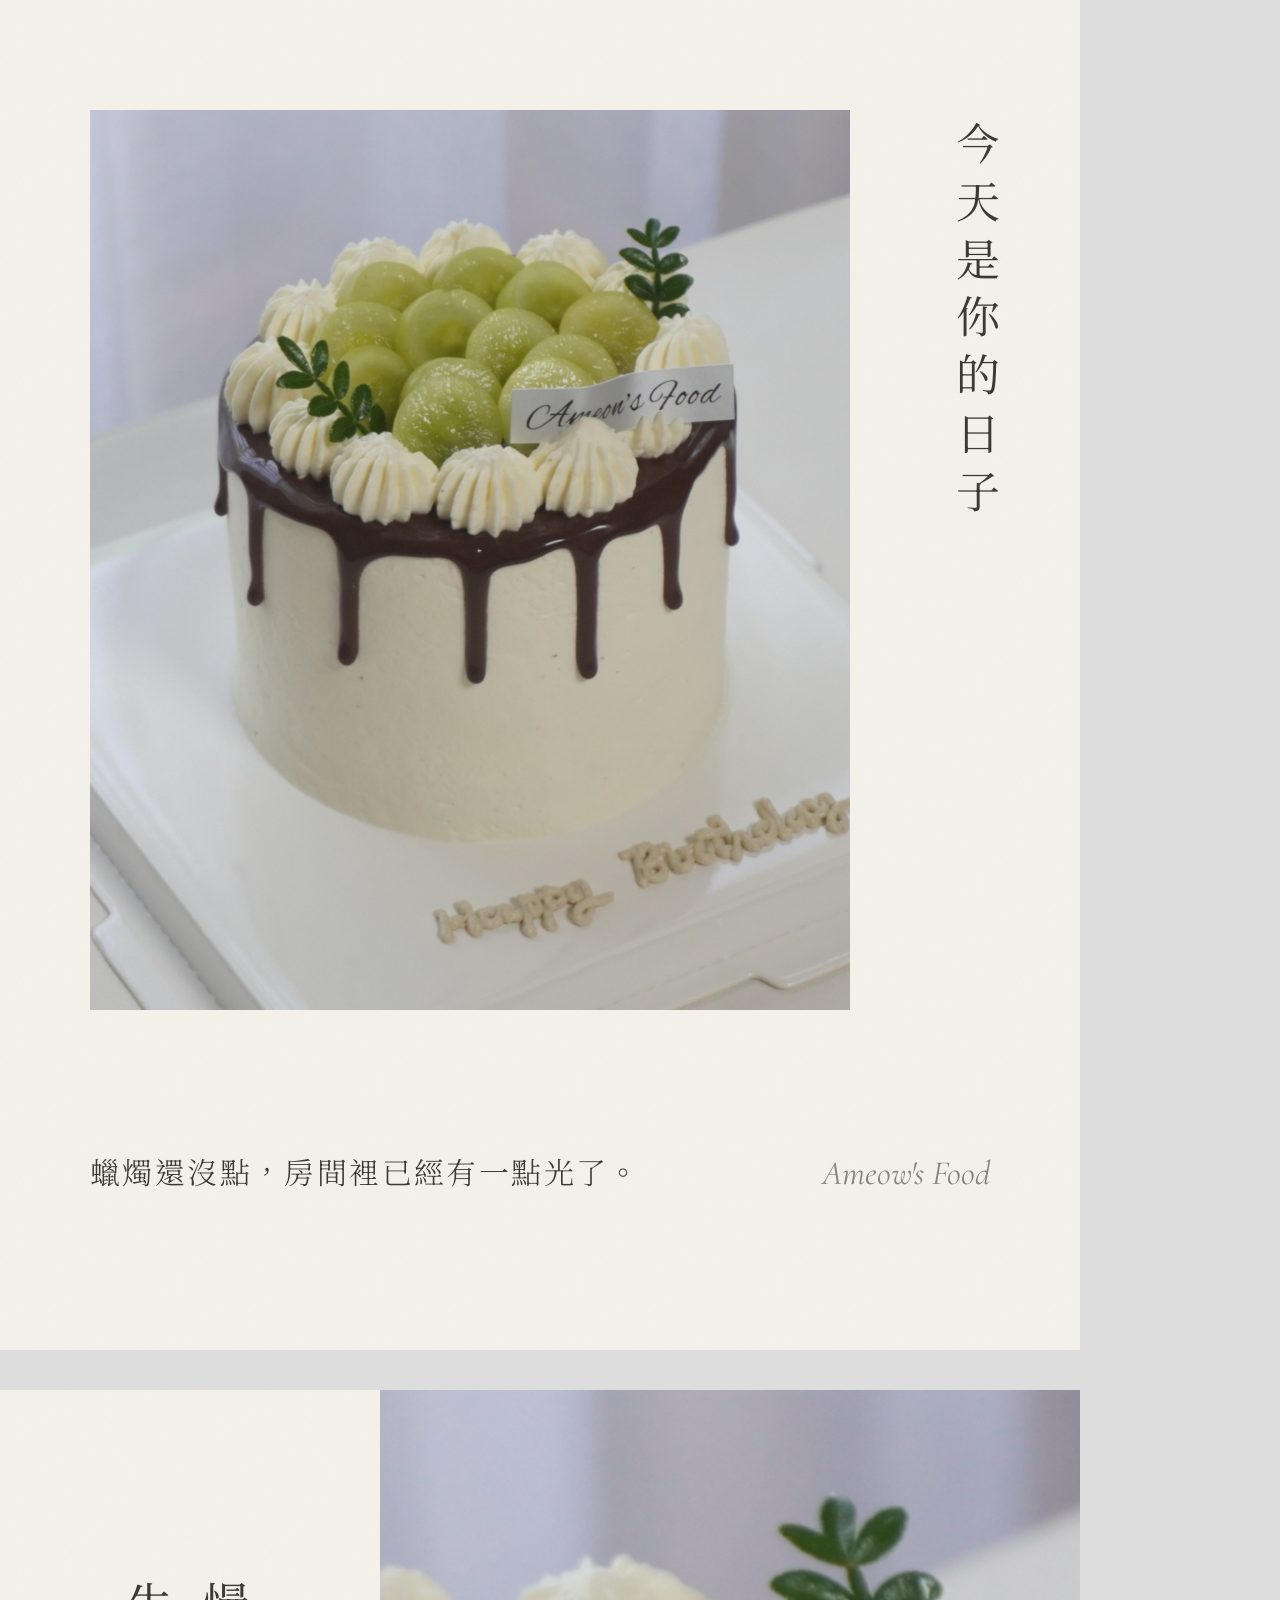
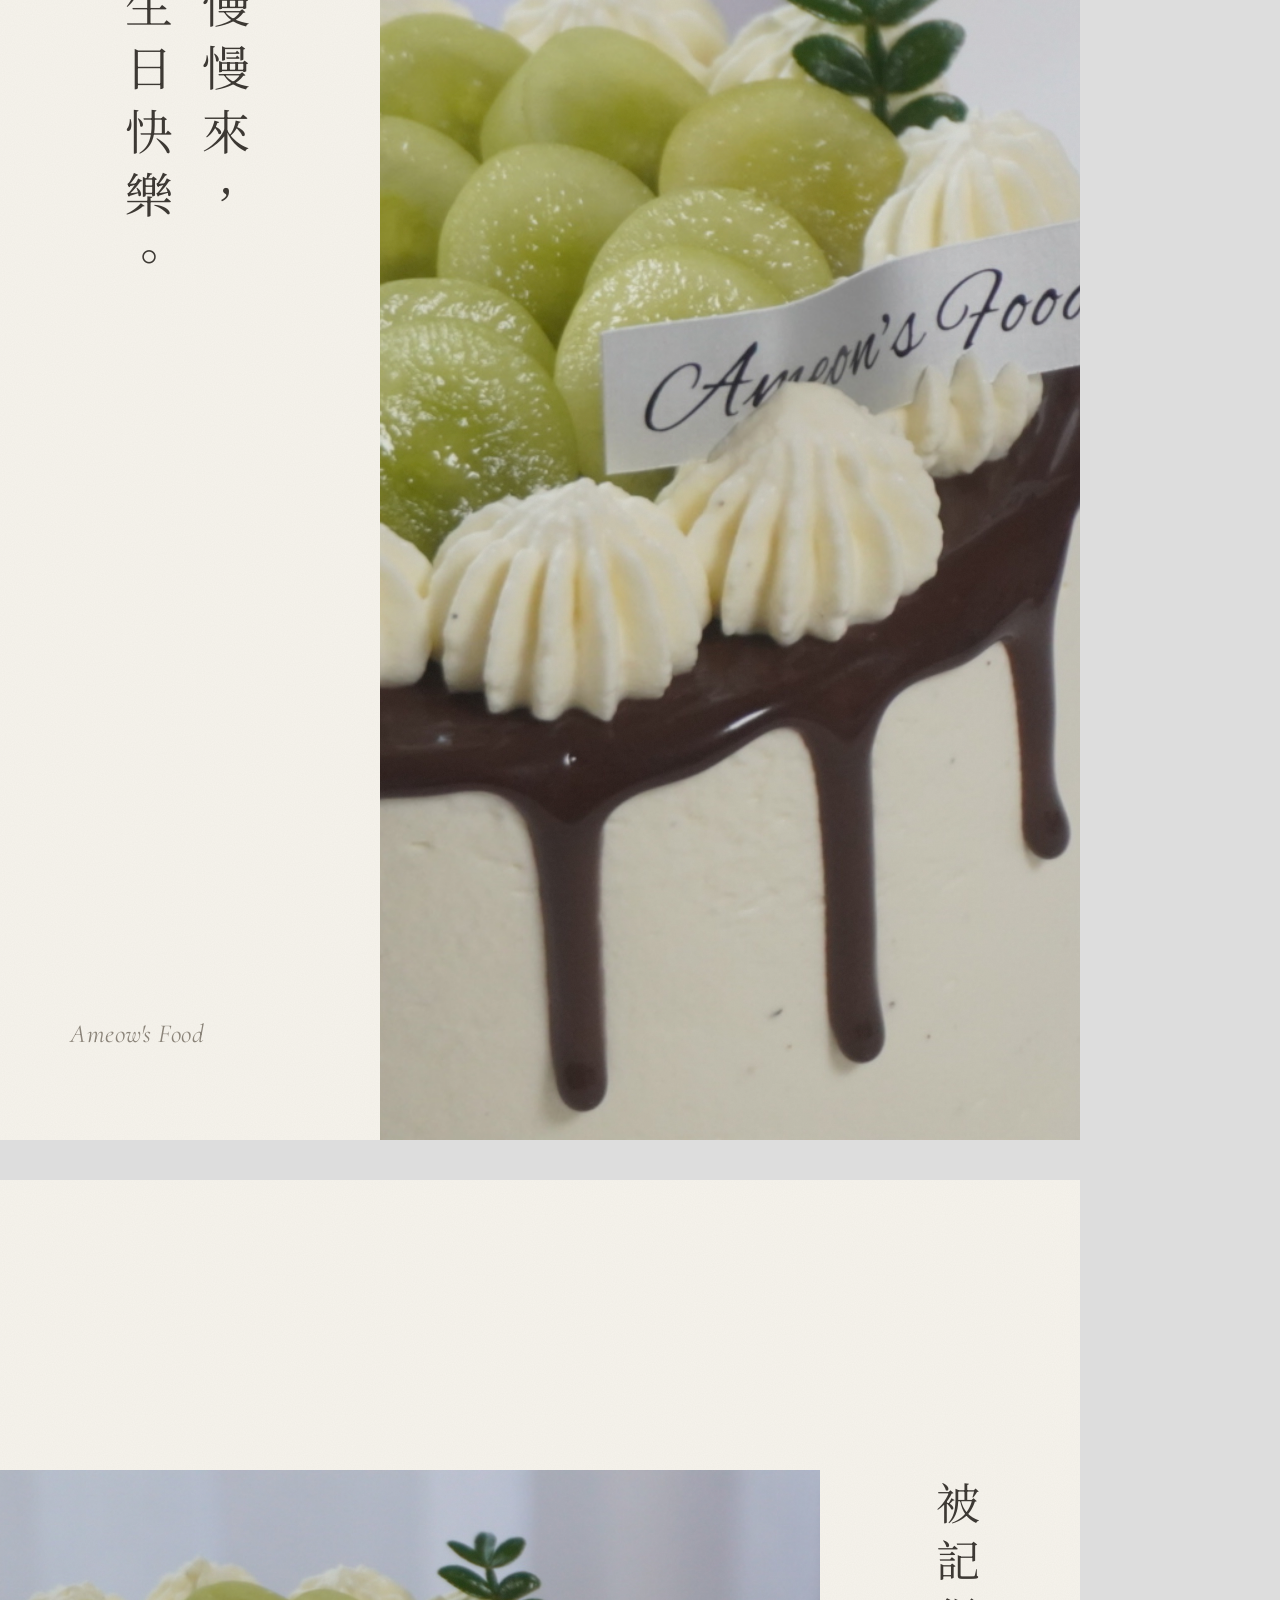
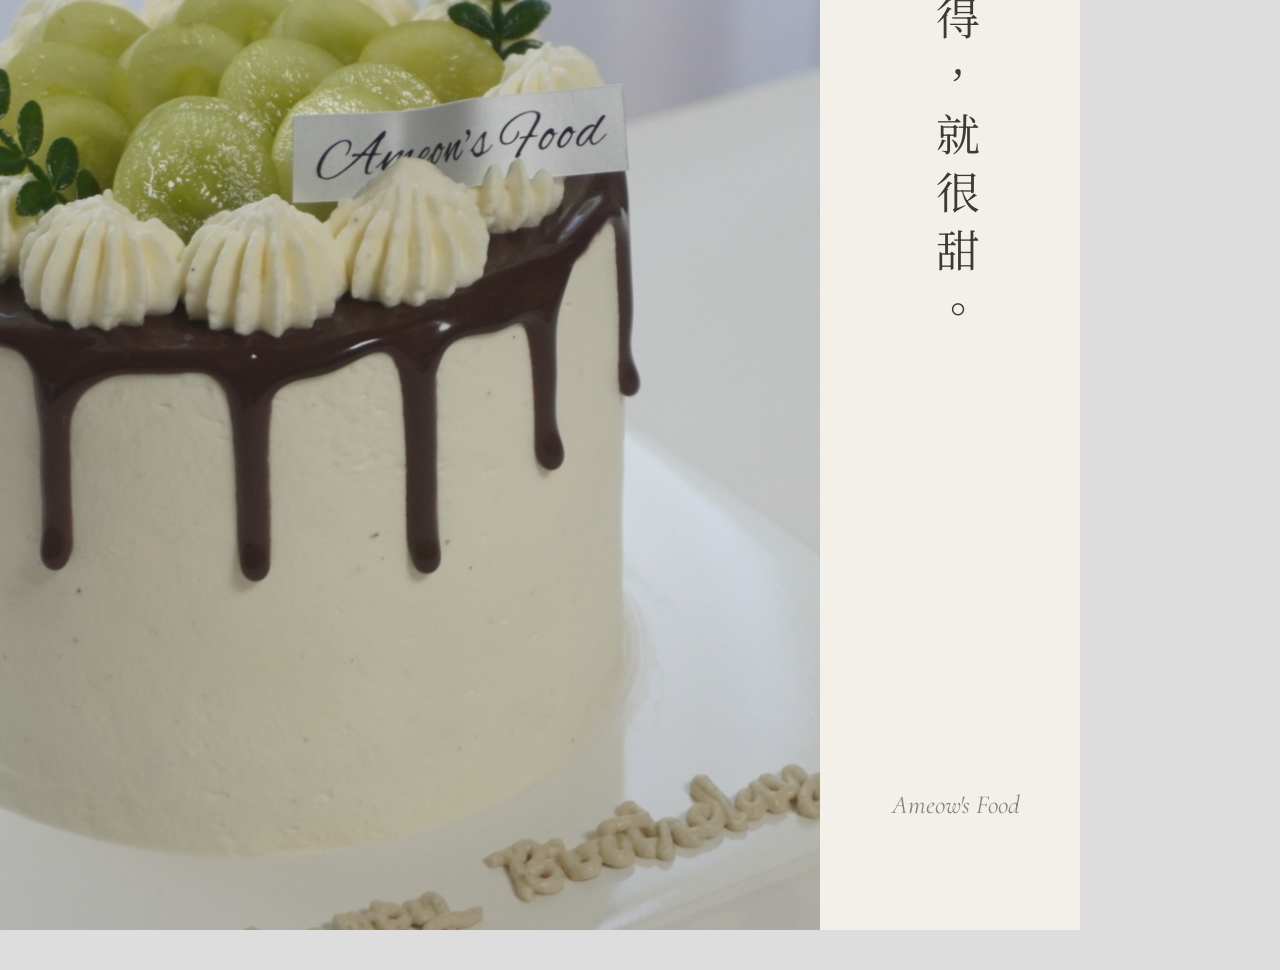
<file: promo/src/posters.html>
<!doctype html>
<html lang="zh-Hant">
<head>
<meta charset="utf-8">
<link href="fonts.css" rel="stylesheet">
<style>
  :root {
    --paper: #f6f3ec;
    --ink: #3a3631;
    --soft: #8a8378;
    --leaf: #7f9a5a;
    --choco: #4a2f27;
  }
  * { margin: 0; padding: 0; box-sizing: border-box; }
  body { background: #ddd; font-family: "Noto Serif TC", serif; color: var(--ink); }
  .poster {
    width: 1080px; height: 1350px; background: var(--paper);
    position: relative; overflow: hidden; margin-bottom: 40px;
  }
  /* paper grain */
  .poster::after {
    content: ""; position: absolute; inset: 0; pointer-events: none; opacity: .35;
    background-image: url("data:image/svg+xml,%3Csvg xmlns='http://www.w3.org/2000/svg' width='200' height='200'%3E%3Cfilter id='n'%3E%3CfeTurbulence type='fractalNoise' baseFrequency='.9' numOctaves='2' stitchTiles='stitch'/%3E%3CfeColorMatrix values='0 0 0 0 0.3 0 0 0 0 0.28 0 0 0 0 0.25 0 0 0 .18 0'/%3E%3C/filter%3E%3Crect width='100%25' height='100%25' filter='url(%23n)'/%3E%3C/svg%3E");
  }
  .photo { position: absolute; background-size: cover; background-position: center; }
  .vt { writing-mode: vertical-rl; letter-spacing: .32em; }
  .en { font-family: "Cormorant Garamond", serif; font-style: italic; }
  .small { font-size: 22px; color: var(--soft); letter-spacing: .12em; }
  .dot { display: inline-block; width: 9px; height: 9px; border-radius: 50%; background: var(--leaf); vertical-align: middle; }
  .seal {
    position: absolute; width: 58px; height: 58px; border: 1.5px solid #b5553f; color: #b5553f;
    font-size: 22px; line-height: 1.1; display: flex; align-items: center; justify-content: center;
    text-align: center; letter-spacing: 0; border-radius: 4px; transform: rotate(-4deg);
  }

  /* ---------- 01 ---------- */
  #p1 .photo { left: 90px; top: 110px; width: 760px; height: 900px;
    background-image: url(cake-1.jpg); background-position: 50% 40%; }
  #p1 .title { position: absolute; right: 70px; top: 120px; font-size: 44px; font-weight: 400; }
  #p1 .sub { position: absolute; right: 150px; top: 124px; font-size: 22px; color: var(--soft); }
  #p1 .seal { right: 82px; top: 610px; }
  #p1 .foot { position: absolute; left: 90px; bottom: 150px; right: 90px; display: flex; justify-content: space-between; align-items: baseline; }
  #p1 .line { font-size: 30px; font-weight: 300; line-height: 1.9; letter-spacing: .08em; }
  #p1 .en { font-size: 34px; color: var(--soft); }

  /* ---------- 02 ---------- */
  #p2 .photo { right: 0; top: 0; width: 700px; height: 1350px;
    background-image: url(cake-3.jpg); background-position: 45% 50%; }
  #p2 .no { position: absolute; left: 70px; top: 80px; font-size: 30px; color: var(--soft); }
  #p2 .title { position: absolute; left: 110px; top: 190px; font-size: 48px; font-weight: 400; line-height: 1.6; }
  #p2 .body { position: absolute; left: 80px; top: 200px; font-size: 25px; font-weight: 300; color: #5c564e; line-height: 2.1; }
  #p2 .bottom { position: absolute; left: 70px; bottom: 80px; width: 260px; }
  #p2 .bottom p { font-size: 20px; line-height: 2; color: var(--soft); letter-spacing: .1em; }
  #p2 .rule { width: 40px; height: 1px; background: var(--soft); margin: 18px 0; }

  /* ---------- 03 ---------- */
  #p3 .photo { left: 0; bottom: 0; width: 820px; height: 1060px;
    background-image: url(cake-2.jpg); background-position: 35% 50%; }
  #p3 .title { position: absolute; right: 90px; top: 300px; font-size: 44px; font-weight: 400; }
  #p3 .en { position: absolute; right: 60px; bottom: 110px; font-size: 26px; color: var(--soft); }
</style>
</head>
<body>

<!-- 01 -->
<section class="poster" id="p1">
  <div class="photo"></div>
  <h1 class="title vt">今天是你的日子</h1>
  <div class="foot">
    <div class="line">蠟燭還沒點，房間裡已經有一點光了。</div>
    <div class="en">Ameow's Food</div>
  </div>
</section>

<!-- 02 -->
<section class="poster" id="p2">
  <div class="photo"></div>
  <h1 class="title vt">慢慢來，<br>生日快樂。</h1>
  <div class="bottom">
    <p class="en" style="font-size:26px;letter-spacing:.02em">Ameow's Food</p>
  </div>
</section>

<!-- 03 -->
<section class="poster" id="p3">
  <div class="en">Ameow's Food</div>
  <h1 class="title vt">被記得，就很甜。</h1>
  <div class="photo"></div>
</section>

</body>
</html>
</file>
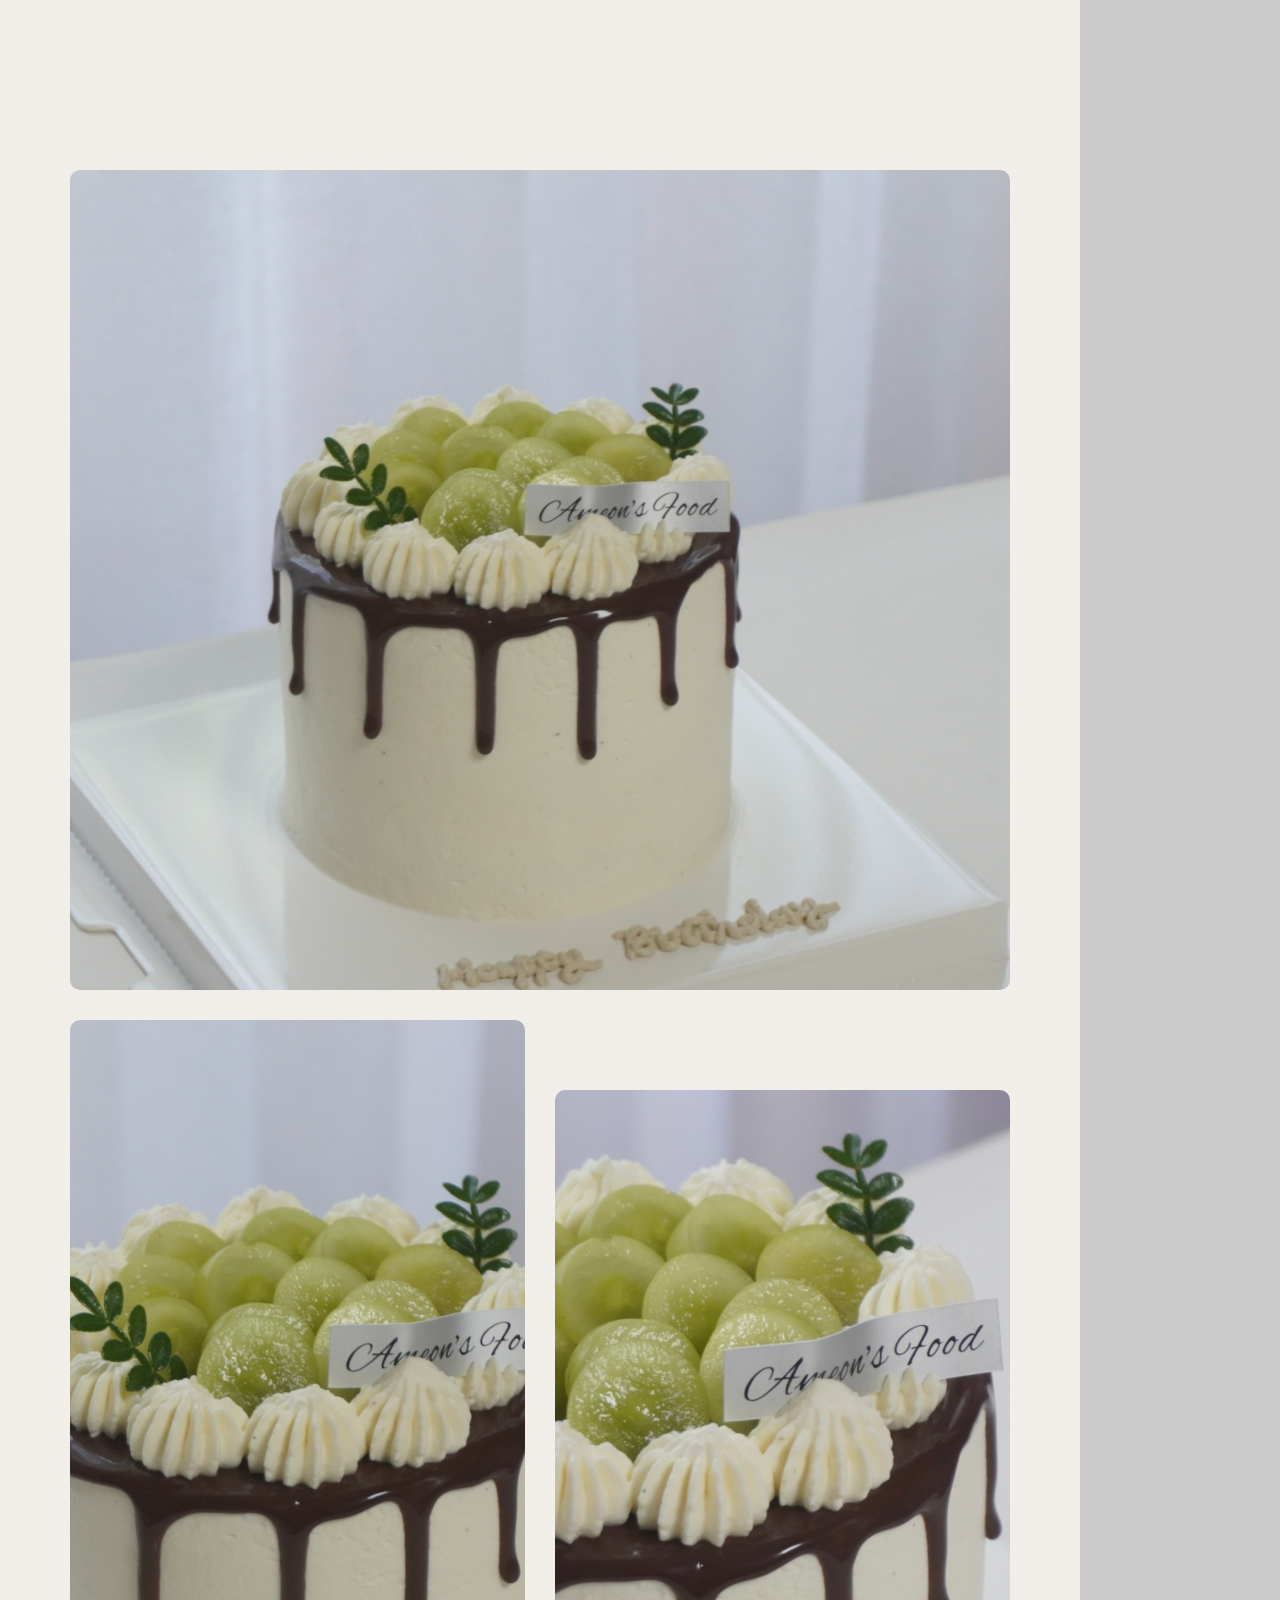
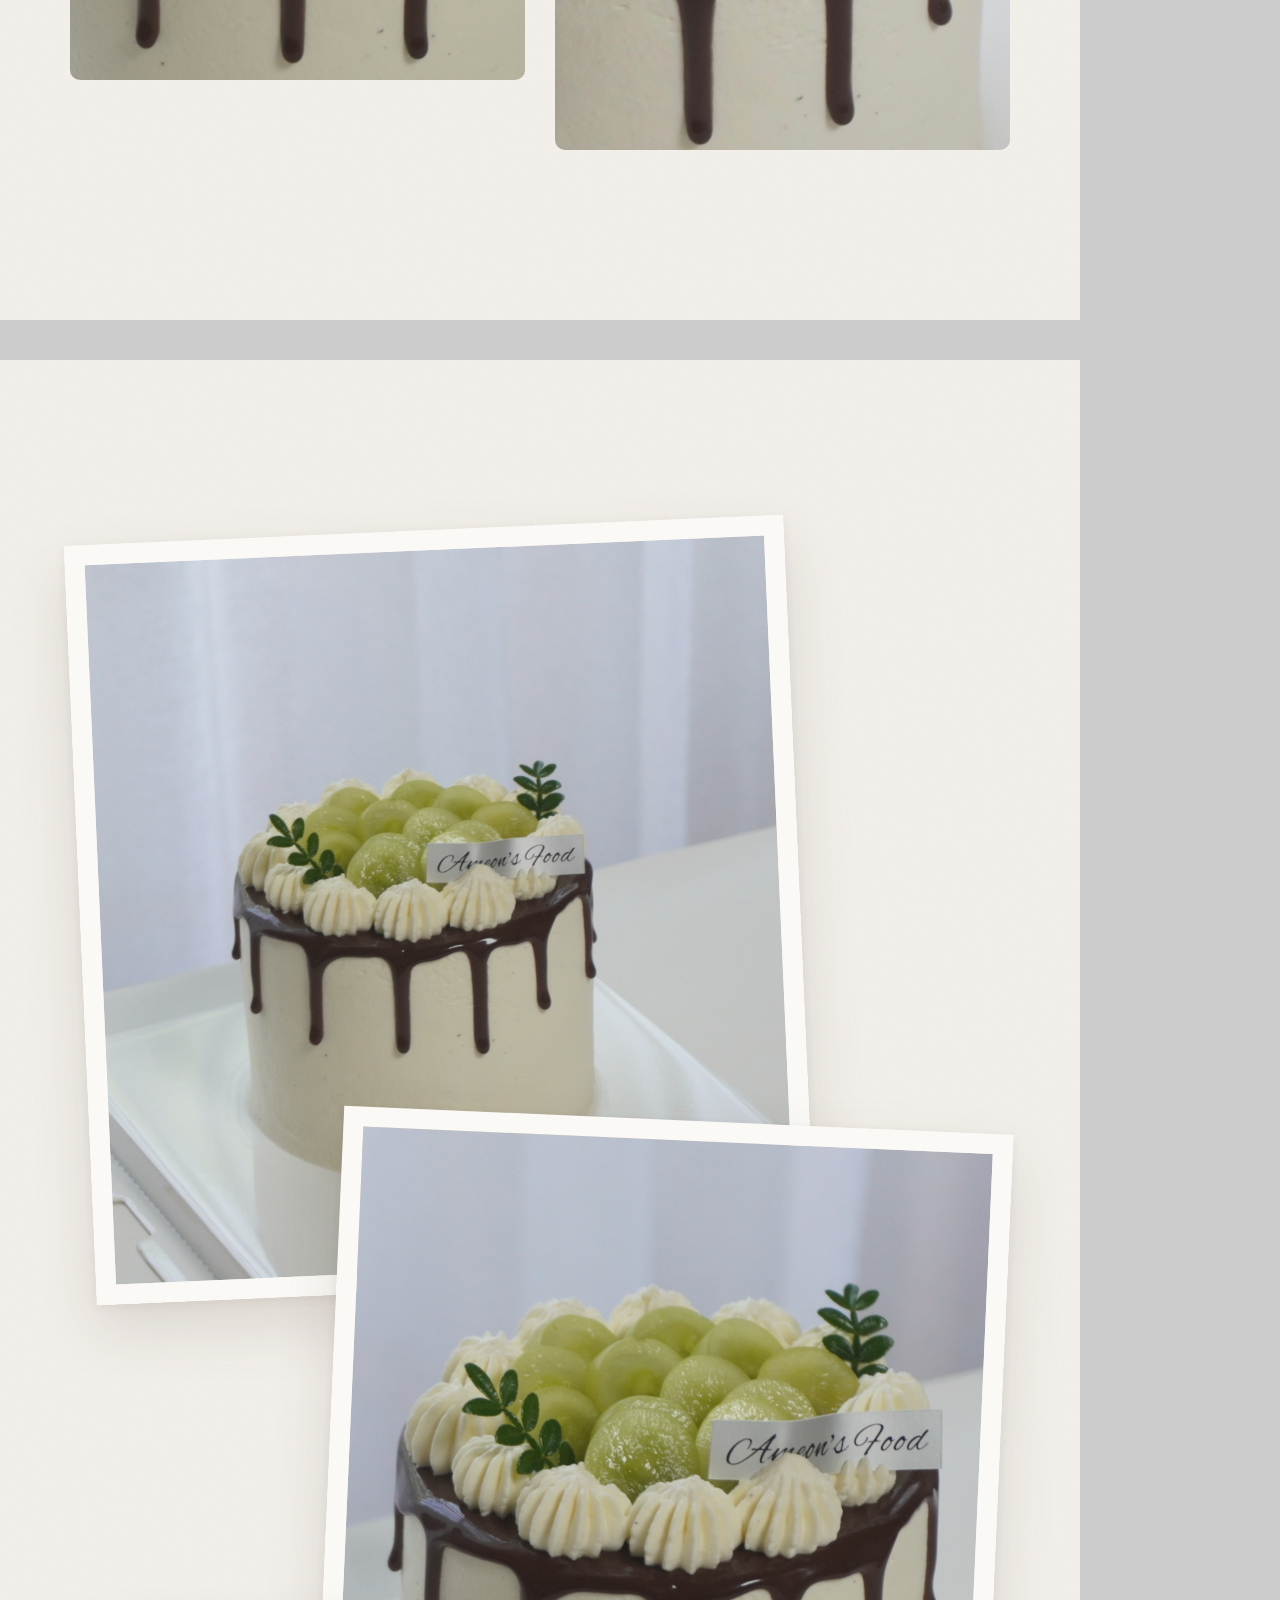
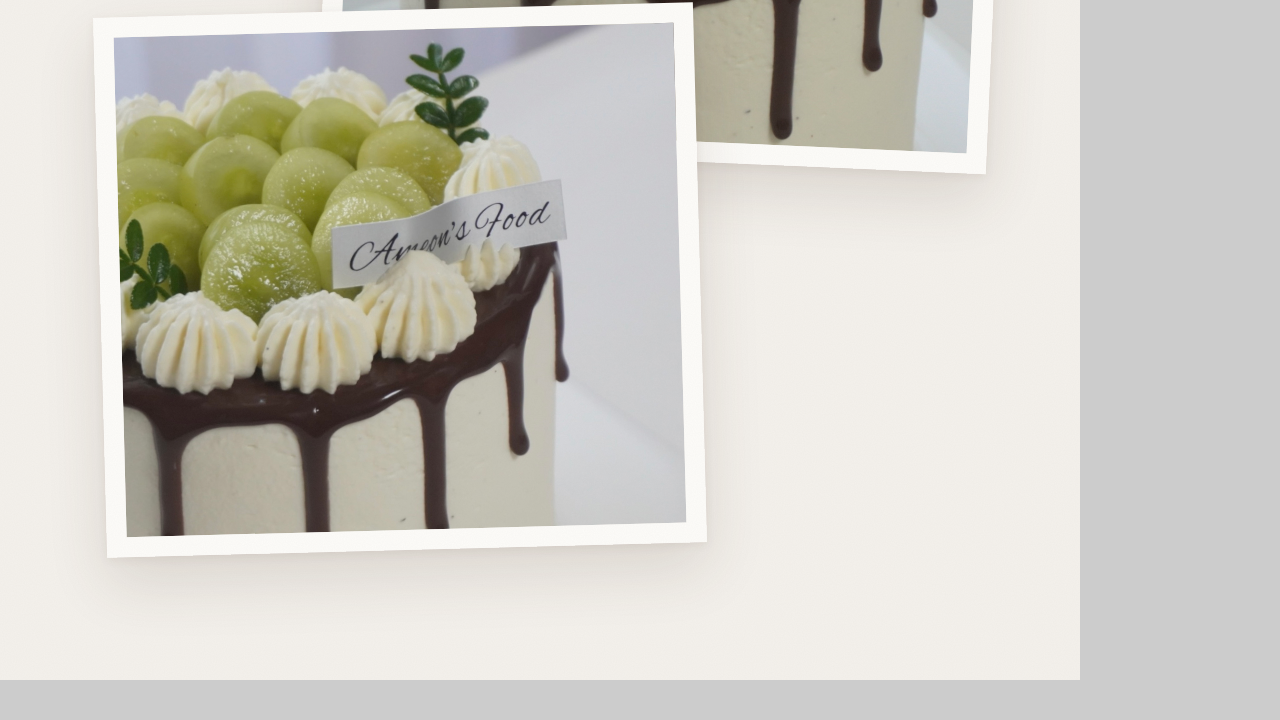
<file: promo/story/collage.html>
<!doctype html>
<html><head><meta charset="utf-8">
<style>
  * { margin: 0; padding: 0; box-sizing: border-box; }
  body { background: #ccc; }
  .story { width: 1080px; height: 1920px; position: relative; overflow: hidden; background: #f4f1ec; margin-bottom: 40px; }
  .story::after { content: ""; position: absolute; inset: 0; pointer-events: none; opacity: .3;
    background-image: url("data:image/svg+xml,%3Csvg xmlns='http://www.w3.org/2000/svg' width='200' height='200'%3E%3Cfilter id='n'%3E%3CfeTurbulence type='fractalNoise' baseFrequency='.9' numOctaves='2' stitchTiles='stitch'/%3E%3CfeColorMatrix values='0 0 0 0 0.3 0 0 0 0 0.28 0 0 0 0 0.25 0 0 0 .18 0'/%3E%3C/filter%3E%3Crect width='100%25' height='100%25' filter='url(%23n)'/%3E%3C/svg%3E"); }
  .p { position: absolute; background-size: cover; background-position: center; }
  .one { background-image: url(../src/story-1.jpg); }
  .two { background-image: url(../src/story-2.jpg); }
  .three { background-image: url(../src/story-3.jpg); }

  /* A — stepped grid */
  #a .p { border-radius: 10px; }
  #a .one   { left: 70px;  top: 170px;  width: 940px; height: 820px; background-position: 50% 58%; }
  #a .two   { left: 70px;  top: 1020px; width: 455px; height: 660px; background-position: 58% 50%; }
  #a .three { left: 555px; top: 1090px; width: 455px; height: 660px; background-position: 40% 50%; }

  /* B — overlapping prints */
  #b .p { border: 20px solid #fdfcf9; box-shadow: 0 26px 60px rgba(80,60,40,.14), 0 3px 10px rgba(80,60,40,.07); }
  #b .one   { left: 80px;  top: 170px;  width: 720px; height: 760px; transform: rotate(-2.5deg); background-position: 50% 60%; }
  #b .two   { left: 330px; top: 760px;  width: 670px; height: 640px; transform: rotate(2.5deg); background-position: 60% 45%; }
  #b .three { left: 100px; top: 1250px; width: 600px; height: 540px; transform: rotate(-1.5deg); background-position: 40% 40%; }
</style></head><body>
<section class="story" id="a"><div class="p one"></div><div class="p two"></div><div class="p three"></div></section>
<section class="story" id="b"><div class="p one"></div><div class="p two"></div><div class="p three"></div></section>
</body></html>
</file>
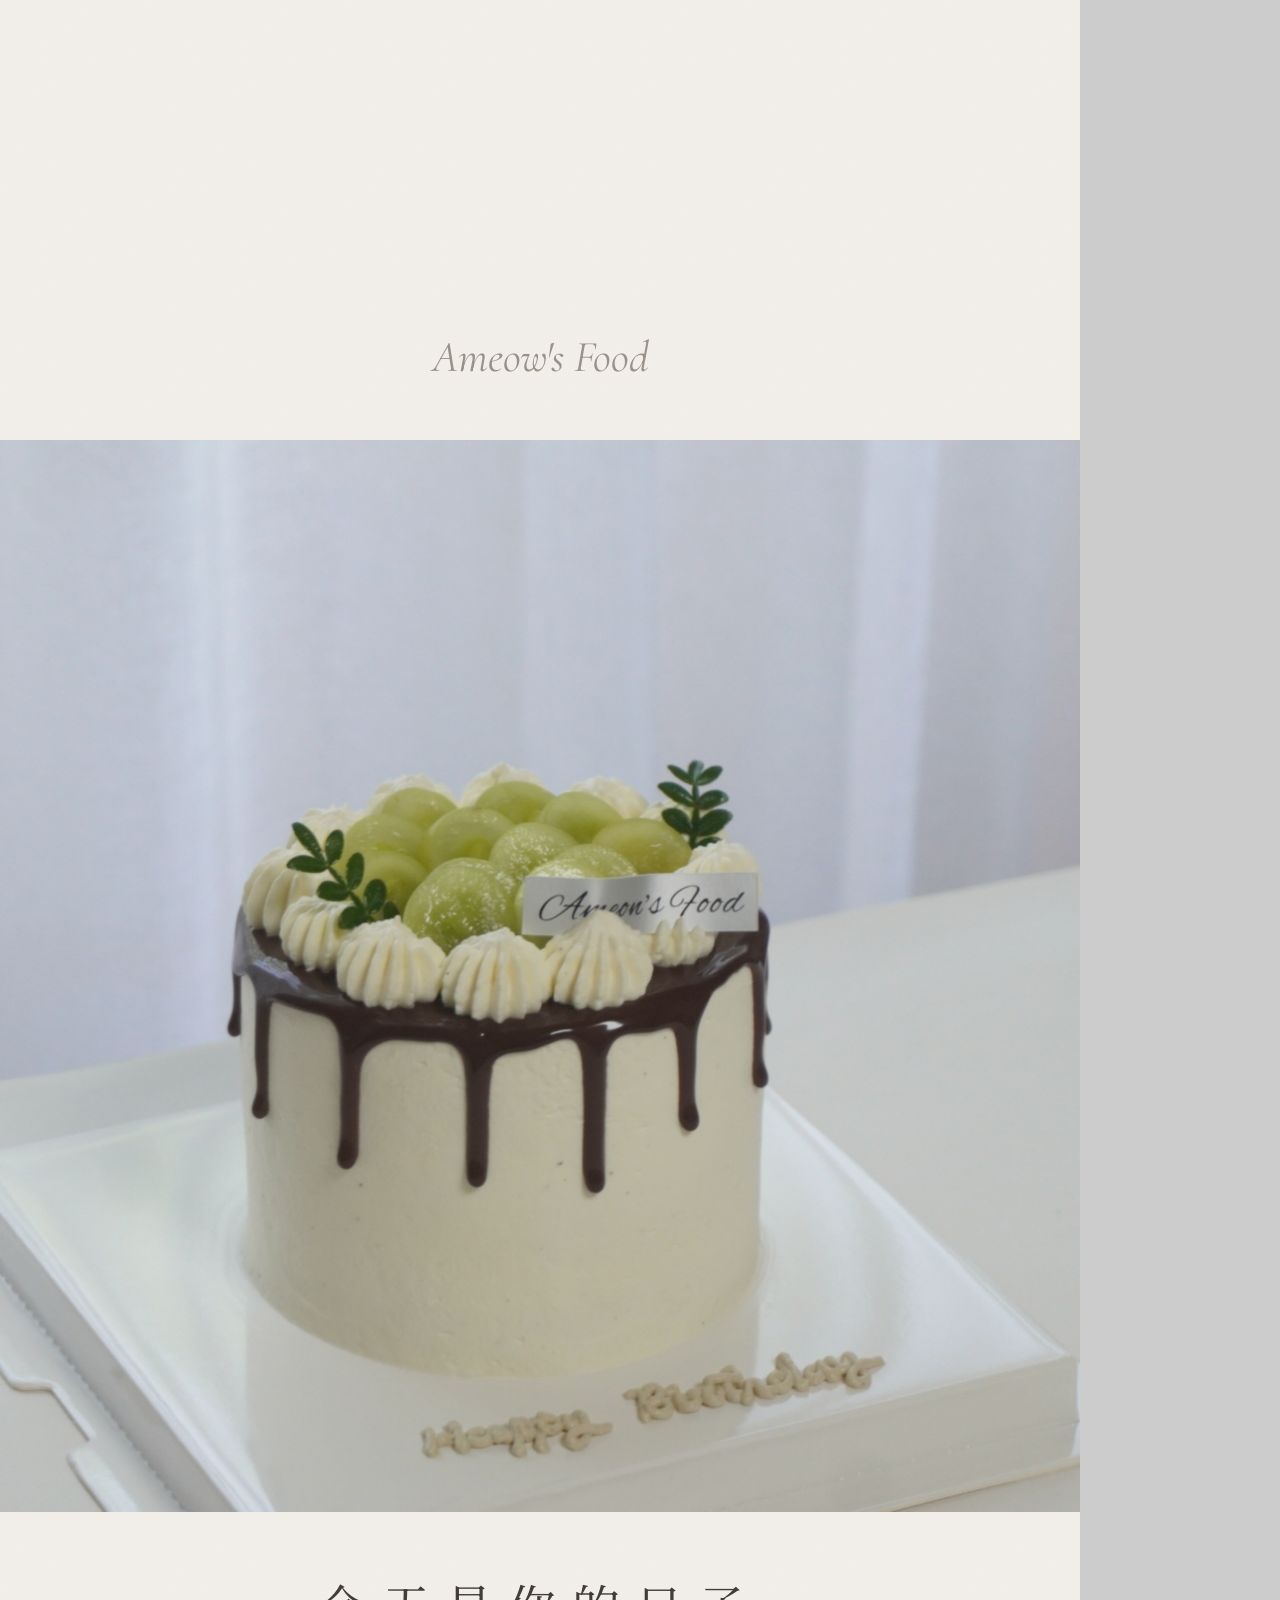
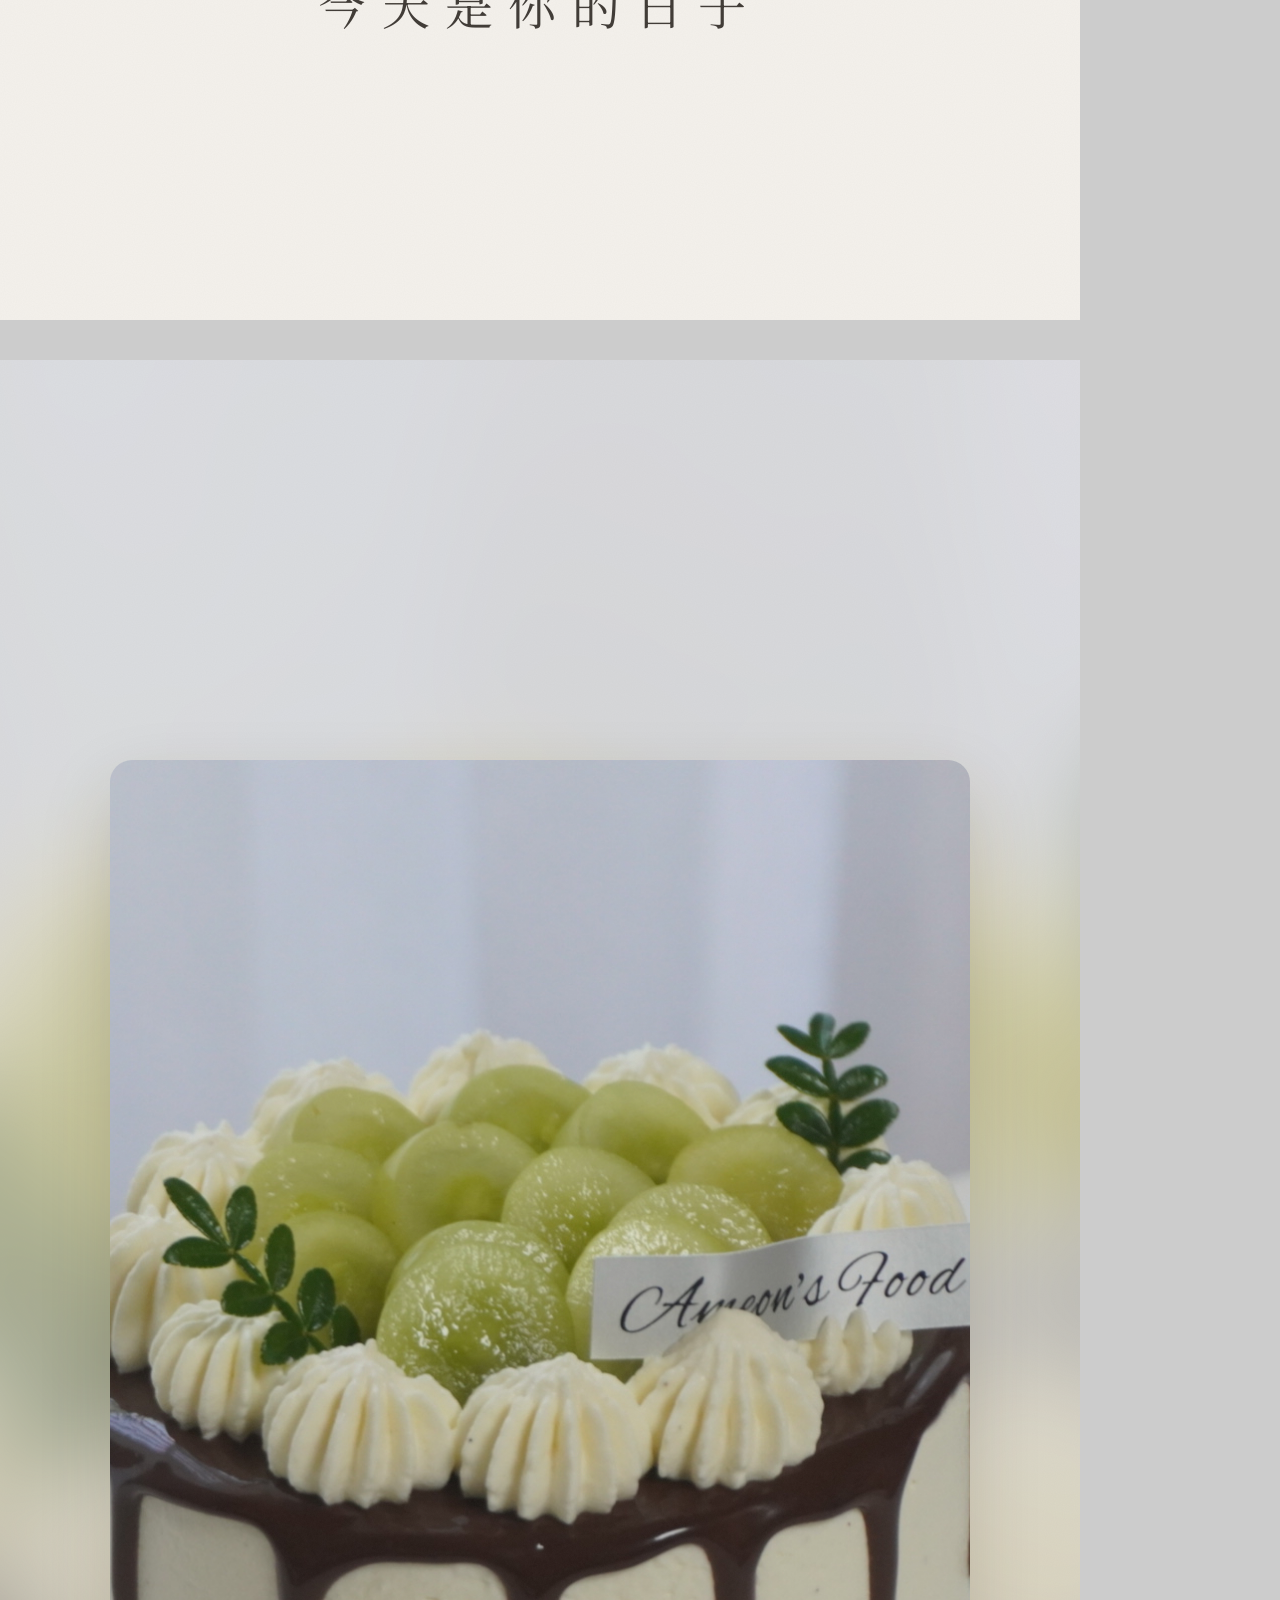
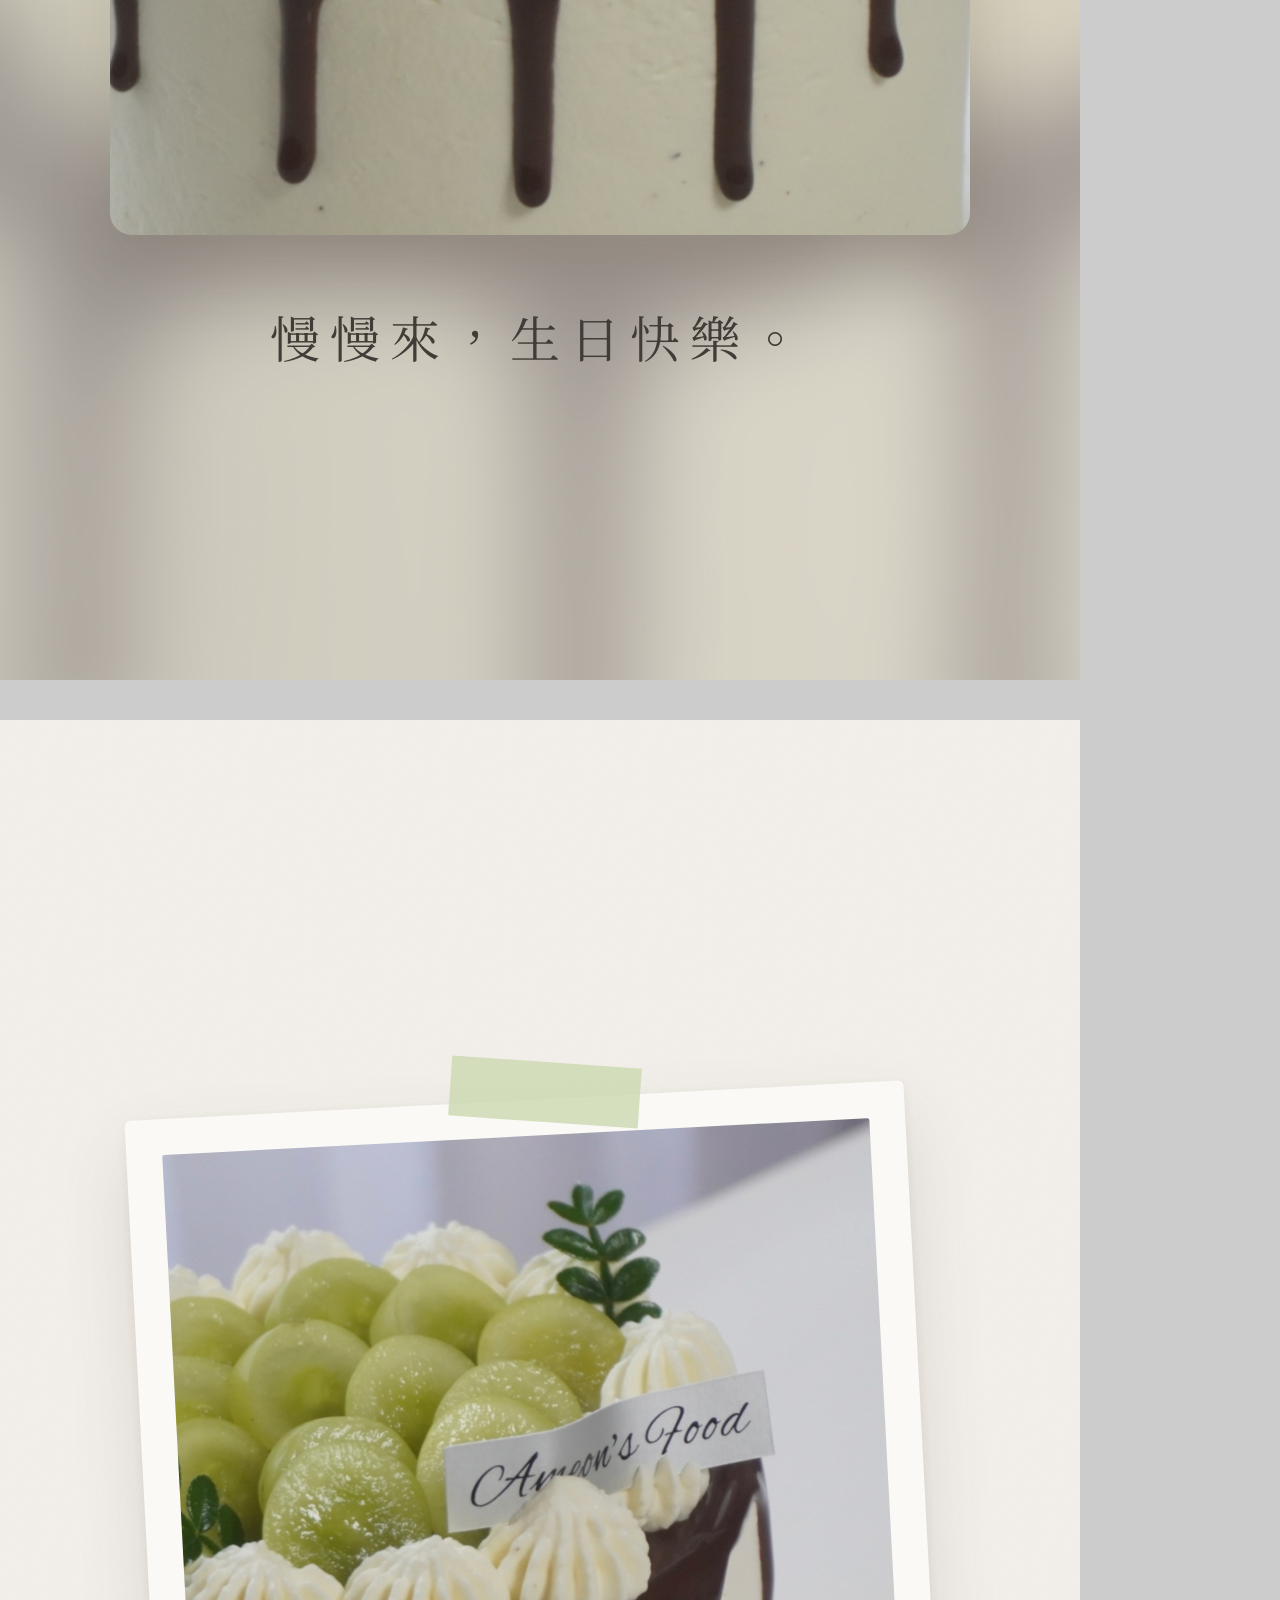
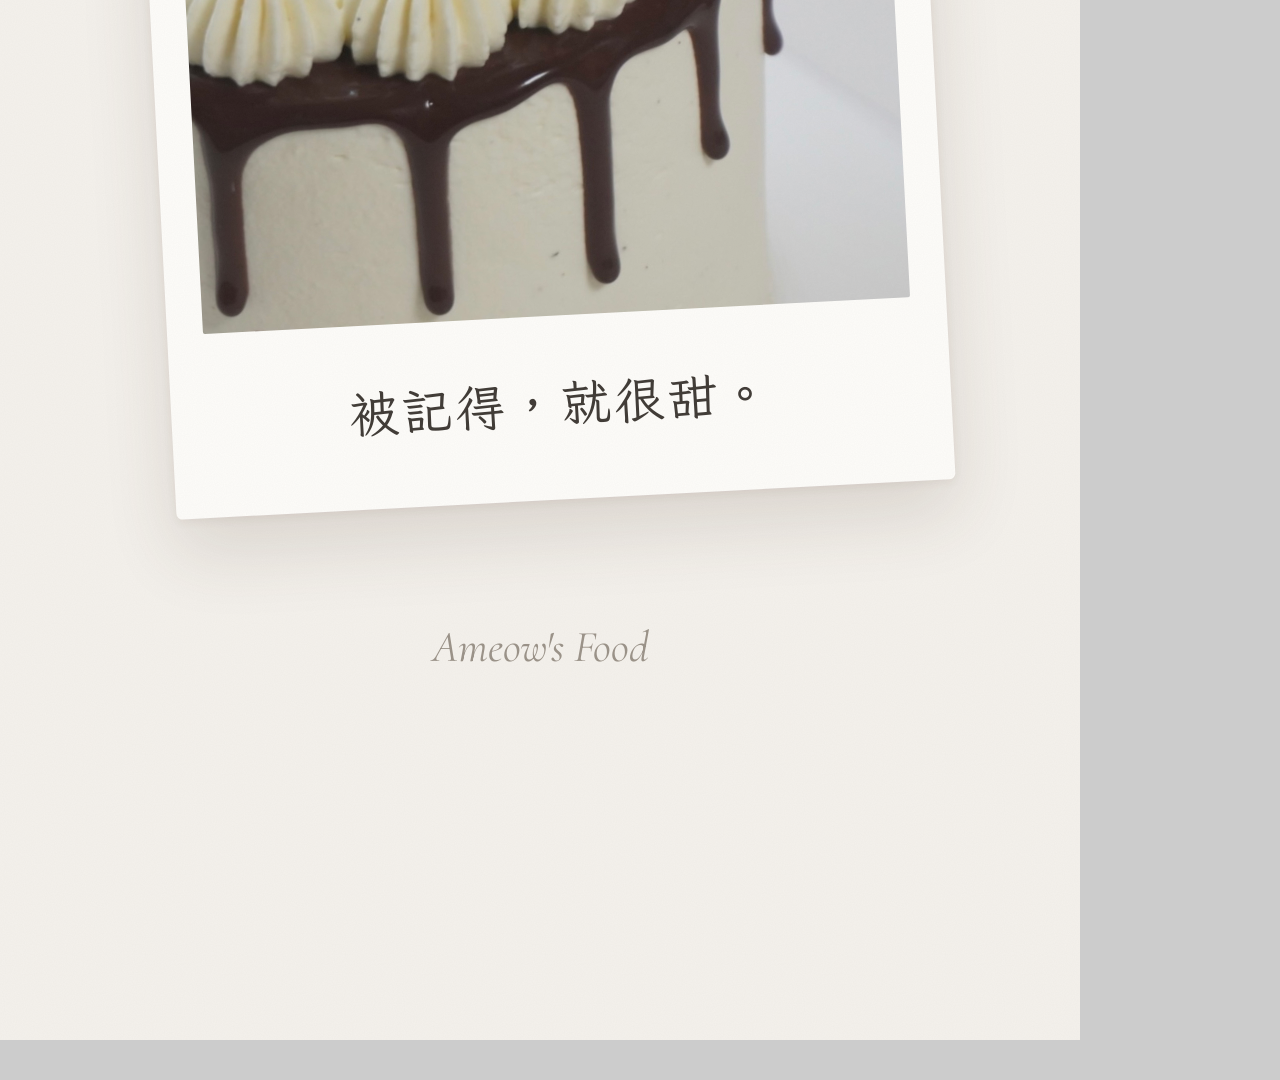
<file: promo/story/stories.html>
<!doctype html>
<html lang="zh-Hant">
<head>
<meta charset="utf-8">
<link href="../video/fonts.css" rel="stylesheet">
<style>
  :root { --paper: #f4f1ec; --ink: #3f3a35; --soft: #9a9288; }
  * { margin: 0; padding: 0; box-sizing: border-box; }
  body { background: #ccc; font-family: "Noto Serif TC", serif; color: var(--ink); }
  /* IG story: 1080×1920; keep text out of the top ~250px and bottom ~340px */
  .story { width: 1080px; height: 1920px; position: relative; overflow: hidden; background: var(--paper); margin-bottom: 40px; }
  .story::after { content: ""; position: absolute; inset: 0; pointer-events: none; opacity: .3;
    background-image: url("data:image/svg+xml,%3Csvg xmlns='http://www.w3.org/2000/svg' width='200' height='200'%3E%3Cfilter id='n'%3E%3CfeTurbulence type='fractalNoise' baseFrequency='.9' numOctaves='2' stitchTiles='stitch'/%3E%3CfeColorMatrix values='0 0 0 0 0.3 0 0 0 0 0.28 0 0 0 0 0.25 0 0 0 .18 0'/%3E%3C/filter%3E%3Crect width='100%25' height='100%25' filter='url(%23n)'/%3E%3C/svg%3E"); }
  .abs { position: absolute; }
  .photo { position: absolute; background-size: cover; background-position: center; }
  .en { font-family: "Cormorant Garamond", serif; font-style: italic; }
  .hand { font-family: "LXGW WenKai TC", serif; }

  /* 1 — edge-to-edge photo on paper */
  #s1 .brand { left: 0; right: 0; top: 330px; text-align: center; font-size: 44px; color: var(--soft); }
  #s1 .photo { left: 0; top: 440px; width: 1080px; height: 1072px; background-image: url(../src/story-1.jpg); }
  #s1 .line { left: 0; right: 0; top: 1570px; text-align: center; font-size: 48px; letter-spacing: .32em; }

  /* 2 — blurred fill + framed close-up */
  #s2 .blur { position: absolute; inset: -80px; background: url(../src/story-2.jpg) center/cover;
    filter: blur(46px) saturate(1.1) brightness(1.02); transform: scale(1.1); }
  #s2 .veil { position: absolute; inset: 0; background: rgba(244,241,236,.55); }
  #s2 .photo { left: 110px; top: 400px; width: 860px; height: 1075px; border-radius: 22px;
    background-image: url(../src/story-2.jpg); background-position: 62% 50%;
    box-shadow: 0 30px 70px rgba(60,50,30,.18); }
  #s2 .line { left: 0; right: 0; top: 1540px; text-align: center; font-size: 50px; letter-spacing: .2em; color: var(--ink);
  }

  /* 3 — polaroid */
  #s3 .card { left: 150px; top: 380px; width: 780px; height: 1000px; background: #fdfcf9; border-radius: 6px;
    transform: rotate(-3deg); box-shadow: 0 34px 70px rgba(80,60,40,.14), 0 3px 10px rgba(80,60,40,.07); }
  #s3 .card .photo { left: 36px; top: 36px; width: 708px; height: 780px; border-radius: 2px;
    background-image: url(../src/story-3.jpg); background-position: 42% 50%; }
  #s3 .card .hand { position: absolute; left: 0; right: 0; bottom: 64px; text-align: center; font-size: 50px; letter-spacing: .06em; }
  #s3 .tape { left: 450px; top: 342px; width: 190px; height: 60px; background: rgba(205,219,178,.8); transform: rotate(4deg); }
  #s3 .brand { left: 0; right: 0; top: 1500px; text-align: center; font-size: 44px; color: var(--soft); }
</style>
</head>
<body>

<section class="story" id="s1">
  <div class="brand abs en">Ameow's Food</div>
  <div class="photo"></div>
  <div class="line abs">今天是你的日子</div>
</section>

<section class="story" id="s2">
  <div class="blur"></div><div class="veil"></div>
  <div class="photo"></div>
  <div class="line abs">慢慢來，生日快樂。</div>
</section>

<section class="story" id="s3">
  <div class="card abs">
    <div class="photo"></div>
    <div class="hand">被記得，就很甜。</div>
  </div>
  <div class="tape abs"></div>
  <div class="brand abs en">Ameow's Food</div>
</section>

</body>
</html>
</file>
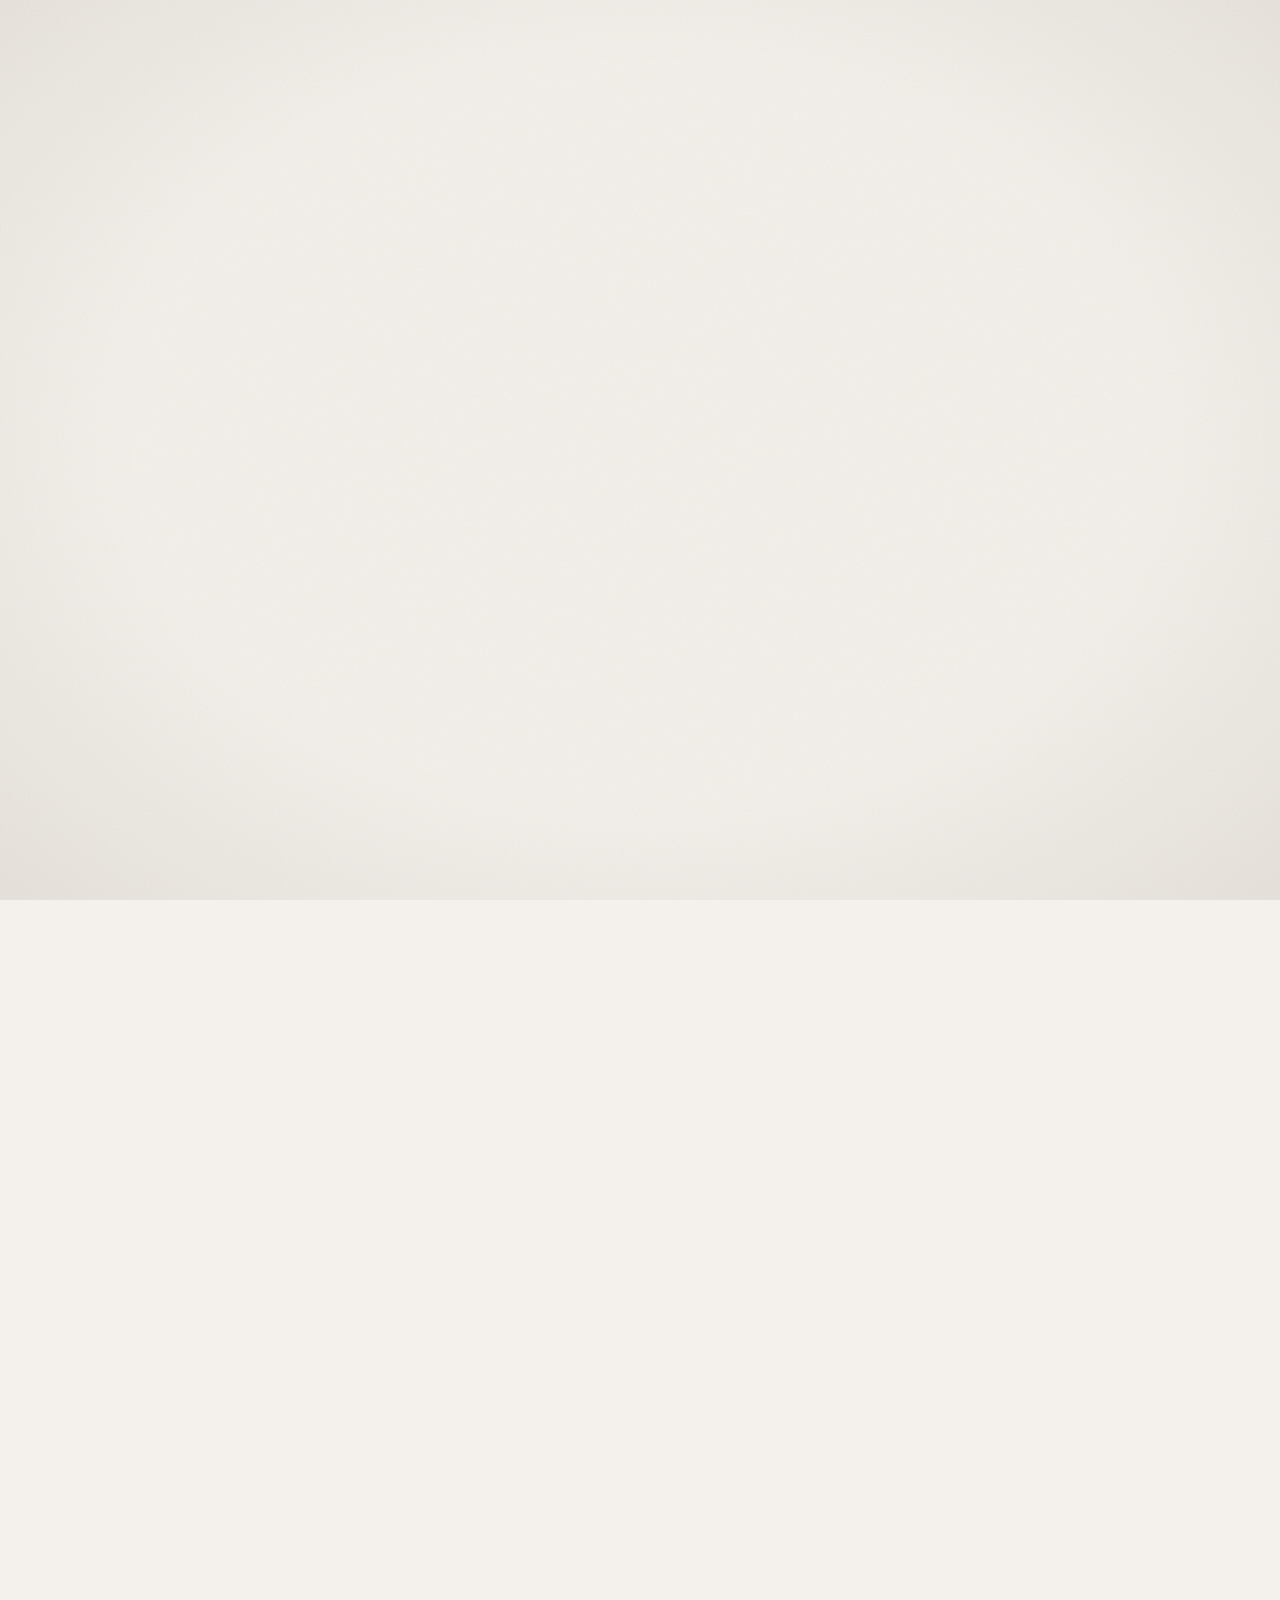
<file: promo/video/film.html>
<!doctype html>
<html lang="zh-Hant">
<head>
<meta charset="utf-8">
<link href="fonts.css" rel="stylesheet">
<style>
  :root {
    --paper: #f4f1ec;
    --ink: #3f3a35;
    --soft: #9a9288;
    --choco: #4a2c24;
    --choco-hi: #6b4034;
  }
  * { margin: 0; padding: 0; box-sizing: border-box; }
  html, body { width: 1080px; height: 1920px; overflow: hidden; background: var(--paper); }
  body { font-family: "Noto Serif TC", serif; color: var(--ink); }
  .abs { position: absolute; }
  #stage { position: absolute; inset: 0; overflow: hidden; background: var(--paper); }
  .full { position: absolute; inset: 0; }
  .img { position: absolute; inset: 0; background-size: cover; background-position: center; will-change: transform; }
  .en { font-family: "Cormorant Garamond", serif; font-style: italic; font-weight: 400; }
  .hand { font-family: "LXGW WenKai TC", serif; }
  .ch { display: inline-block; will-change: transform, opacity, filter; }

  /* ---------- scene 1 : grapes ---------- */
  .grape {
    position: absolute; width: 190px; height: 190px; margin: -95px 0 0 -95px; border-radius: 50%;
    background:
      radial-gradient(circle at 34% 28%, rgba(255,255,240,.95) 0 6%, rgba(255,255,240,0) 16%),
      radial-gradient(circle at 40% 38%, #e3eeb6 0%, #c2d68a 30%, #a4bf64 68%, #86a24a 100%);
    box-shadow: inset -10px -14px 26px rgba(70,95,30,.28), 0 18px 30px rgba(90,110,50,.16);
  }
  .grape::after { /* muscat vein */
    content: ""; position: absolute; left: 50%; top: 14%; bottom: 14%; width: 2px; margin-left: -1px;
    background: linear-gradient(transparent, rgba(255,255,230,.35), transparent); border-radius: 2px;
  }
  #logo1 { left: 0; right: 0; top: 1150px; text-align: center; font-size: 96px; color: var(--ink); }
  #sub1 { left: 0; right: 0; top: 1300px; text-align: center; font-size: 34px; color: var(--soft); letter-spacing: .3em; }

  /* ---------- scene 2 ---------- */
  #s2cap { left: 90px; top: 1690px; font-size: 52px; color: #fff; text-shadow: 0 2px 18px rgba(0,0,0,.25); }
  #s2line { left: 90px; top: 1660px; height: 2px; background: rgba(255,255,255,.85); }
  #gloss { position: absolute; top: -400px; width: 380px; height: 2800px;
    background: linear-gradient(90deg, rgba(255,255,255,0), rgba(255,255,255,.28) 50%, rgba(255,255,255,0));
    mix-blend-mode: soft-light; transform: rotate(18deg); }

  /* ---------- scene 3 ---------- */
  #panel { left: 80px; top: 280px; width: 640px; height: 1200px; border-radius: 30px; overflow: hidden; }
  .vt { writing-mode: vertical-rl; font-size: 70px; font-weight: 400; letter-spacing: .22em; line-height: 1; }
  #col1 { left: 890px; top: 330px; }
  #col2 { left: 790px; top: 450px; }
  #s3en { left: 86px; top: 1560px; font-size: 42px; color: var(--soft); }
  .bokeh { position: absolute; border-radius: 50%;
    background: radial-gradient(circle at 38% 34%, rgba(236,244,200,.9), rgba(170,196,110,.55) 60%, rgba(150,180,90,0) 72%); }

  /* ---------- scene 4 / 5 ---------- */
  #s4 { transform-origin: 540px 960px; }
  #frame { position: absolute; left: 116px; top: 436px; width: 848px; height: 1240px; background: #fdfcf9;
    border-radius: 8px; box-shadow: 0 40px 80px rgba(80,60,40,.16), 0 4px 12px rgba(80,60,40,.08); }
  #photos { position: absolute; inset: 0; }
  .strip { position: absolute; inset: 0; overflow: hidden; }
  #glow { position: absolute; inset: 0; mix-blend-mode: screen;
    background: radial-gradient(circle at 540px 760px, rgba(255,214,150,.75), rgba(255,200,130,.25) 30%, rgba(255,190,120,0) 55%); }
  #fadeB { position: absolute; left: 0; right: 0; bottom: 0; height: 620px;
    background: linear-gradient(rgba(244,241,236,0), rgba(244,241,236,.92) 70%, var(--paper)); }
  #s4txt { left: 0; right: 0; top: 1640px; text-align: center; font-size: 54px; letter-spacing: .34em; }
  #cardTxt { left: 116px; width: 848px; top: 1500px; text-align: center; font-size: 50px; color: var(--ink); letter-spacing: .08em; }
  #tape { left: 450px; top: 400px; width: 180px; height: 58px; background: rgba(205,219,178,.8);
    box-shadow: 0 1px 2px rgba(0,0,0,.04); }
  #logo5 { left: 0; right: 0; top: 1620px; text-align: center; font-size: 56px; color: var(--soft); }

  /* ---------- finishing ---------- */
  #grain { position: absolute; inset: -60px; pointer-events: none; opacity: .32; mix-blend-mode: multiply;
    background-image: url("data:image/svg+xml,%3Csvg xmlns='http://www.w3.org/2000/svg' width='300' height='300'%3E%3Cfilter id='n'%3E%3CfeTurbulence type='fractalNoise' baseFrequency='.85' numOctaves='2' stitchTiles='stitch'/%3E%3CfeColorMatrix values='0 0 0 0 0.35 0 0 0 0 0.3 0 0 0 0 0.25 0 0 0 .22 0'/%3E%3C/filter%3E%3Crect width='100%25' height='100%25' filter='url(%23n)'/%3E%3C/svg%3E"); }
  #vignette { position: absolute; inset: 0; pointer-events: none;
    background: radial-gradient(ellipse at 50% 48%, rgba(0,0,0,0) 55%, rgba(60,40,25,.09) 100%); }
</style>
</head>
<body>
<div id="stage">

  <!-- scene 3 sits lowest: revealed after the chocolate curtain passes -->
  <div id="s3" class="full">
    <div id="panel" class="abs"><div id="panelImg" class="img" style="background-image:url(../src/cake-2.jpg);background-position:40% 45%"></div></div>
    <div id="bokehs"></div>
    <div id="col1" class="abs vt"></div>
    <div id="col2" class="abs vt"></div>
    <div id="s3en" class="abs en"></div>
  </div>

  <!-- scene 2: macro shot, revealed through the growing grape -->
  <div id="s2" class="full">
    <div id="s2img" class="img" style="background-image:url(../src/cake-3.jpg);background-position:42% 50%"></div>
    <div id="gloss"></div>
    <div class="abs" style="left:0;right:0;bottom:0;height:520px;background:linear-gradient(rgba(40,25,15,0),rgba(40,25,15,.38))"></div>
    <div id="s2line" class="abs"></div>
    <div id="s2cap" class="abs en"></div>
  </div>

  <!-- chocolate curtain -->
  <svg id="choco" class="full" width="1080" height="1920" viewBox="0 0 1080 1920"></svg>

  <!-- scene 1: grapes on paper -->
  <div id="s1" class="full">
    <svg id="ring" class="full" width="1080" height="1920" viewBox="0 0 1080 1920">
      <circle id="ringC" cx="540" cy="860" r="420" fill="none" stroke="#c9c1b3" stroke-width="2"/>
    </svg>
    <div id="grapes"></div>
    <svg id="leaf1" class="abs" width="240" height="300" viewBox="0 0 240 300" style="left:640px;top:560px"></svg>
    <div id="logo1" class="abs en"></div>
    <div id="sub1" class="abs en"></div>
  </div>

  <!-- scene 4 → 5: hero photo in vertical strips that becomes a polaroid -->
  <div id="s4" class="full">
    <div id="frame"></div>
    <div id="photos"></div>
    <div id="cardTxt" class="abs hand"></div>
    <div id="tape" class="abs"></div>
    <svg id="leaf2" class="abs" width="240" height="300" viewBox="0 0 240 300" style="left:800px;top:330px"></svg>
  </div>
  <div id="s4over" class="full">
    <div id="fadeB"></div>
    <div id="s4txt" class="abs"></div>
  </div>
  <div id="logo5" class="abs en"></div>

  <div id="vignette"></div>
  <div id="grain"></div>
</div>

<script>
/* ============ helpers ============ */
const $ = id => document.getElementById(id);
const clamp = (x, a = 0, b = 1) => Math.min(b, Math.max(a, x));
const lerp = (a, b, p) => a + (b - a) * p;
const prog = (t, a, b) => clamp((t - a) / (b - a));
const E = {
  outCubic: p => 1 - Math.pow(1 - p, 3),
  inCubic: p => p * p * p,
  inOutCubic: p => p < .5 ? 4 * p * p * p : 1 - Math.pow(-2 * p + 2, 3) / 2,
  outExpo: p => p === 1 ? 1 : 1 - Math.pow(2, -10 * p),
  inOutExpo: p => p === 0 ? 0 : p === 1 ? 1 : p < .5 ? Math.pow(2, 20 * p - 10) / 2 : (2 - Math.pow(2, -20 * p + 10)) / 2,
  inOutQuart: p => p < .5 ? 8 * p * p * p * p : 1 - Math.pow(-2 * p + 2, 4) / 2,
  inOutSine: p => -(Math.cos(Math.PI * p) - 1) / 2,
  // damped spring 0 → 1 with a gentle overshoot
  spring: p => p <= 0 ? 0 : p >= 1 ? 1 : 1 - Math.exp(-6.5 * p) * Math.cos(10.5 * p),
};
function rand(seed) { let s = seed; return () => (s = (s * 16807) % 2147483647) / 2147483647; }

// split text into animated character spans
function chars(el, text) {
  el.innerHTML = '';
  return [...text].map(c => { const s = document.createElement('span'); s.className = 'ch'; s.textContent = c === ' ' ? ' ' : c; el.appendChild(s); return s; });
}
// soft "ink settles" reveal used by every line of type
function reveal(spans, t, start, step, dur, { dx = 0, dy = 36, blur = 10 } = {}) {
  spans.forEach((s, i) => {
    const p = E.outCubic(prog(t, start + i * step, start + i * step + dur));
    s.style.opacity = p;
    s.style.transform = `translate(${dx * (1 - p)}px, ${dy * (1 - p)}px)`;
    s.style.filter = p < 1 ? `blur(${blur * (1 - p)}px)` : 'none';
  });
}

/* ============ build ============ */
// grapes: a hex cluster, like the top of the cake
const G = [{ x: 540, y: 860, t: .5 }];
[.875, 1.0, 1.5, 2.0, 2.5, 2.75].forEach((tt, i) => {
  const a = (i * 60 - 90) * Math.PI / 180;
  G.push({ x: 540 + Math.cos(a) * 200, y: 860 + Math.sin(a) * 200, t: tt, a });
});
G.forEach(g => { g.el = document.createElement('div'); g.el.className = 'grape'; $('grapes').appendChild(g.el); });

// leaf sprig drawn as stem + paired leaves
function buildLeaf(svg) {
  const ns = 'http://www.w3.org/2000/svg';
  const stem = document.createElementNS(ns, 'path');
  stem.setAttribute('d', 'M120 290 C 118 220, 124 150, 120 30');
  stem.setAttribute('stroke', '#3f6436'); stem.setAttribute('stroke-width', '5'); stem.setAttribute('fill', 'none'); stem.setAttribute('stroke-linecap', 'round');
  svg.appendChild(stem);
  const leaves = [];
  [[250, 1], [250, -1], [190, 1], [190, -1], [130, 1], [130, -1], [70, 1], [70, -1], [30, 0]].forEach(([y, side], i) => {
    const l = document.createElementNS(ns, 'ellipse');
    const w = side === 0 ? 16 : 34 - i * 2.2, h = side === 0 ? 30 : 16 - i * .8;
    l.setAttribute('rx', w); l.setAttribute('ry', h); l.setAttribute('fill', i % 2 ? '#35572f' : '#416b39');
    l.dataset.x = 120 + side * (w + 2); l.dataset.y = y; l.dataset.r = side * -28;
    svg.appendChild(l); leaves.push(l);
  });
  const len = stem.getTotalLength();
  stem.style.strokeDasharray = len;
  return { stem, leaves, len };
}
function drawLeaf(L, t, start, dur = .7) {
  const p = E.inOutCubic(prog(t, start, start + dur * .6));
  L.stem.style.strokeDashoffset = L.len * (1 - p);
  L.leaves.forEach((l, i) => {
    const q = E.spring(prog(t, start + .12 + (L.leaves.length - 1 - i) * .05, start + .12 + (L.leaves.length - 1 - i) * .05 + .55));
    l.setAttribute('transform', `translate(${l.dataset.x} ${l.dataset.y}) rotate(${l.dataset.r}) scale(${Math.max(q, 0.0001)})`);
  });
}
const leaf1 = buildLeaf($('leaf1'));
const leaf2 = buildLeaf($('leaf2'));

const logo1 = chars($('logo1'), "Ameow's Food");
const sub1 = chars($('sub1'), 'for your birthday');
const s2cap = chars($('s2cap'), 'a little green cake');
const col1 = chars($('col1'), '慢慢來，');
const col2 = chars($('col2'), '生日快樂。');
const s3en = chars($('s3en'), 'slowly, happy birthday');
const s4txt = chars($('s4txt'), '今天是你的日子');
const cardTxt = chars($('cardTxt'), '被記得，就很甜。');
const logo5 = chars($('logo5'), "Ameow's Food");

// bokeh grapes drifting through scene 3
const R = rand(7);
const B = Array.from({ length: 9 }, () => {
  const el = document.createElement('div'); el.className = 'bokeh';
  const size = 30 + R() * 90; el.style.width = el.style.height = size + 'px';
  $('bokehs').appendChild(el);
  return { el, x: 60 + R() * 960, y: 300 + R() * 1400, sp: 60 + R() * 140, z: .4 + R() * .6, ph: R() * 6 };
});

// hero photo cut into 6 vertical strips
const NS = 6, strips = [];
for (let i = 0; i < NS; i++) {
  const w = document.createElement('div'); w.className = 'strip';
  const l = (i / NS) * 100, r = 100 - ((i + 1) / NS) * 100;
  w.style.clipPath = `inset(0 ${r - .05}% 0 ${l - .05}%)`;
  const im = document.createElement('div'); im.className = 'img';
  im.style.backgroundImage = 'url(../src/cake-1.jpg)'; im.style.backgroundPosition = '52% 46%';
  w.appendChild(im); $('photos').appendChild(w); strips.push({ w, im });
}
const glow = document.createElement('div'); glow.id = 'glow'; $('photos').appendChild(glow);

// chocolate curtain drips
const DR = rand(21);
const drips = Array.from({ length: 12 }, (_, i) => ({
  x: -20 + i * 96 + DR() * 40, w: 46 + DR() * 50, len: 120 + DR() * 320, lag: DR() * .25,
}));

/* ============ timeline ============ */
function show(el, on) { el.style.display = on ? '' : 'none'; }

window.render = function (t) {
  /* ---- scene 1 : 0 → 3.6 ---- */
  show($('s1'), t < 3.7);
  if (t < 3.7) {
    const exit = prog(t, 2.85, 3.2);
    G.forEach((g, i) => {
      const p = E.spring(prog(t, g.t, g.t + .75));
      const drop = (1 - E.outCubic(prog(t, g.t, g.t + .45))) * -140;
      let x = g.x, y = g.y + drop, s = p, o = clamp(prog(t, g.t, g.t + .12));
      if (i > 0) { // outer grapes scatter outward
        const e = E.inCubic(exit);
        x += Math.cos(g.a) * 620 * e; y += Math.sin(g.a) * 620 * e; s *= 1 - .5 * e; o *= 1 - E.outCubic(exit);
      } else { // centre grape becomes the lens
        const e = E.inOutExpo(prog(t, 3.0, 3.62));
        s *= 1 + e * 13.5; o *= 1 - prog(t, 3.18, 3.5);
      }
      g.el.style.transform = `translate(${x - 540 + 540}px, ${y}px) scale(${s})`;
      g.el.style.left = '0px'; g.el.style.top = '0px';
      g.el.style.opacity = o;
    });
    const rp = E.inOutCubic(prog(t, .4, 2.4));
    const C = 2 * Math.PI * 420;
    $('ringC').style.strokeDasharray = C;
    $('ringC').style.strokeDashoffset = C * (1 - rp);
    $('ring').style.transform = `rotate(${-90 + t * 8}deg)`; $('ring').style.transformOrigin = '540px 860px';
    $('ring').style.opacity = 1 - exit;
    drawLeaf(leaf1, t, 2.2, .8);
    $('leaf1').style.opacity = 1 - prog(t, 2.95, 3.2);
    $('leaf1').style.transform = `rotate(24deg) translateY(${-60 * E.inCubic(exit)}px)`;
    reveal(logo1, t, 1.45, .045, .7, { dy: 46, blur: 12 });
    reveal(sub1, t, 2.05, .025, .6, { dy: 20, blur: 6 });
    $('logo1').style.opacity = $('sub1').style.opacity = 1 - E.inCubic(prog(t, 2.9, 3.2));
    $('logo1').style.transform = $('sub1').style.transform = `translateY(${-40 * E.inCubic(exit)}px)`;
    $('sub1').style.letterSpacing = lerp(.2, .34, E.outCubic(prog(t, 2.05, 3.2))) + 'em';
    $('s1').style.background = t < 3.0 ? 'var(--paper)' : 'transparent';
  }

  /* ---- scene 2 : macro, 3.0 → 7.0 ---- */
  const lensR = 95 * (1 + E.inOutExpo(prog(t, 3.0, 3.62)) * 13.5);
  show($('s2'), t >= 3.0 && t < 7.1);
  if (t >= 3.0 && t < 7.1) {
    const k = prog(t, 3.0, 7.0);
    $('s2img').style.transform = `scale(${1.28 - .16 * E.outCubic(k)}) rotate(${lerp(-2.5, 0, E.outCubic(k))}deg)`;
    $('s2img').style.filter = `saturate(${lerp(1.25, 1.05, prog(t, 3.0, 3.8))})`;
    const g = E.inOutSine(prog(t, 4.3, 5.5));
    $('gloss').style.left = lerp(-600, 1300, g) + 'px';
    $('gloss').style.opacity = g > 0 && g < 1 ? 1 : 0;
    $('s2line').style.width = 110 * E.inOutCubic(prog(t, 4.0, 4.6)) + 'px';
    reveal(s2cap, t, 4.25, .03, .6, { dy: 18, blur: 6 });
  }

  /* ---- chocolate curtain : 5.8 → 7.1 ---- */
  const svg = $('choco');
  let front = -1, tail = -1;
  if (t >= 5.75 && t < 7.2) {
    const p = E.inOutQuart(prog(t, 5.75, 7.1));
    front = lerp(-500, 4400, p);
    tail = front - 2250;
    let h = `<rect x="0" y="${Math.max(-10, tail)}" width="1080" height="${Math.max(0, front - Math.max(-10, tail))}" fill="#4a2c24"/>`;
    drips.forEach(d => {
      const grow = clamp((p - d.lag * .4) * 1.6);
      const L = d.len * E.outCubic(grow) + 30;
      const y0 = front - 20;
      h += `<rect x="${d.x}" y="${y0}" width="${d.w}" height="${L}" rx="${d.w / 2}" fill="#4a2c24"/>`;
      h += `<rect x="${d.x + d.w * .22}" y="${y0 + 10}" width="${d.w * .14}" height="${Math.max(0, L - 40)}" rx="${d.w * .07}" fill="#7a4a3b" opacity=".45"/>`;
    });
    // glossy leading edge
    h += `<rect x="0" y="${front - 34}" width="1080" height="10" fill="#6d4133" opacity=".5"/>`;
    // soft wavy tail so the reveal feels poured, not wiped
    let path = `M0 ${tail}`;
    for (let x = 0; x <= 1080; x += 60) path += ` Q ${x + 30} ${tail - 40 - 30 * Math.sin(x * .02 + t * 4)} ${x + 60} ${tail}`;
    path += ` L1080 ${tail + 2} L0 ${tail + 2} Z`;
    h += `<path d="${path}" fill="#4a2c24"/>`;
    svg.innerHTML = h;
    svg.style.display = '';
  } else { svg.style.display = 'none'; svg.innerHTML = ''; }

  // s2 visible inside the growing grape, then only beneath the curtain's front edge
  if (t < 3.62) $('s2').style.clipPath = `circle(${lensR}px at 540px 860px)`;
  else if (front > -1) $('s2').style.clipPath = `inset(${Math.max(0, front - 10)}px 0 0 0)`;
  else $('s2').style.clipPath = 'none';

  /* ---- scene 3 : 6.3 → 10.3 ---- */
  show($('s3'), t >= 6.2 && t < 10.4);
  if (t >= 6.2 && t < 10.4) {
    const k = prog(t, 6.2, 10.3);
    $('panelImg').style.transform = `scale(${lerp(1.34, 1.14, E.outCubic(k))}) translateY(${lerp(50, -40, k)}px)`;
    reveal(col1, t, 6.95, .16, .8, { dy: -30, blur: 14 });
    reveal(col2, t, 7.6, .16, .8, { dy: -30, blur: 14 });
    reveal(s3en, t, 8.5, .025, .6, { dy: 16, blur: 6 });
    B.forEach(b => {
      const y = b.y - (t - 6.2) * b.sp;
      const x = b.x + Math.sin(t * .9 + b.ph) * 30;
      b.el.style.transform = `translate(${x}px, ${y}px) scale(${b.z})`;
      b.el.style.opacity = .55 * b.z * clamp(prog(t, 6.4, 7.2)) ;
      b.el.style.filter = `blur(${(1 - b.z) * 6}px)`;
    });
    const out = E.inOutCubic(prog(t, 9.55, 10.25));
    $('s3').style.transform = `scale(${1 - .06 * out})`;
    $('s3').style.filter = `brightness(${1 - .25 * out})`;
  }

  /* ---- scene 4 : strips 9.55 → 10.35, hero until 13.1 ---- */
  show($('s4'), t >= 9.5);
  show($('s4over'), t >= 9.5 && t < 13.4);
  if (t >= 9.5) {
    const zoom = lerp(1.14, 1.0, E.outCubic(prog(t, 9.6, 13.2)));
    strips.forEach((s, i) => {
      const d = [2, 3, 1, 4, 0, 5][i] * .06; // centre-out stagger
      const p = E.inOutQuart(prog(t, 9.55 + d, 9.55 + d + .7));
      s.w.style.transform = `translateY(${(1 - p) * 1980}px)`;
      s.im.style.transform = `scale(${zoom * lerp(1, .6, E.inOutCubic(prog(t, 13.05, 14.0)))}) translateY(${(1 - p) * -300}px)`;
    });
    const gl = E.inOutSine(prog(t, 11.4, 12.8));
    $('glow').style.opacity = gl * .85 * (1 - prog(t, 13.0, 13.8));

    // morph into a polaroid
    const m = E.inOutCubic(prog(t, 13.05, 14.0));
    const T = 470 * m, Lx = 150 * m, Bt = 440 * m + 0;
    $('photos').style.clipPath = m > 0 ? `inset(${T}px ${Lx}px ${Bt + 20 * m}px ${Lx}px round ${4 * m}px)` : 'none';
    $('s4').style.transform = `translateY(${-170 * m}px) rotate(${-3 * m}deg) scale(${1 - .04 * m})`;
    $('frame').style.opacity = m > .02 ? 1 : 0;
    $('tape').style.opacity = E.outCubic(prog(t, 13.9, 14.15));
    $('tape').style.transform = `rotate(4deg) scale(${lerp(1.35, 1, E.outCubic(prog(t, 13.9, 14.15)))})`;
    drawLeaf(leaf2, t, 14.0, .8);
    $('leaf2').style.transform = `rotate(18deg)`;
    reveal(cardTxt, t, 14.1, .07, .6, { dy: 14, blur: 6 });
    reveal(logo5, t, 14.25, .035, .6, { dy: 24, blur: 8 });

    // warm type over the hero
    $('fadeB').style.opacity = E.outCubic(prog(t, 10.2, 10.9)) * (1 - prog(t, 12.9, 13.25));
    reveal(s4txt, t, 10.5, .2, .9, { dy: 26, blur: 12 });
    $('s4txt').style.opacity = 1 - prog(t, 12.9, 13.2);
  }
  show($('logo5'), t >= 14.2);

  /* ---- film grain + breathing vignette ---- */
  const f = Math.floor(t * 30), r = rand(f * 7919 + 13);
  $('grain').style.transform = `translate(${Math.floor(r() * 60 - 30)}px, ${Math.floor(r() * 60 - 30)}px)`;
  $('vignette').style.opacity = .8 + .2 * Math.sin(t * 1.3);
};

render(0);
</script>
</body>
</html>
</file>
<file: promo/src/fonts-kr.css>
@font-face {
  font-family: 'Noto Sans TC';
  font-style: normal;
  font-weight: 300;
  src: url(fonts/kr-NotoSansTC-0.woff2) format('woff2');
  unicode-range: U+20, U+27, U+61-7a, U+1109, U+110b, U+110e, U+1112, U+1161-1162, U+116e, U+1175, U+11a8, U+11af, U+11bc, U+2661, U+3002, U+4eca, U+4f60, U+4f86, U+5929, U+5b50, U+5c31, U+5f88, U+5f97, U+5feb, U+6162, U+65e5, U+662f, U+6a02, U+751c, U+751f, U+7684, U+88ab, U+8a18, U+c0ac-c0ad, U+c0b4, U+c0c1, U+c0c8-c0c9, U+c0d0, U+c0dd, U+c218-c219, U+c220, U+c22d, U+c2dc-c2dd, U+c2e4, U+c2f1, U+c544-c545, U+c54c, U+c559, U+c560-c561, U+c568, U+c575, U+c6b0-c6b1, U+c6b8, U+c6c5, U+c774-c775, U+c77c, U+c789, U+cc28-cc29, U+cc30, U+cc3d, U+cc44-cc45, U+cc4c, U+cc59, U+cd94-cd95, U+cd9c, U+cda9, U+ce58-ce59, U+ce60, U+ce6d, U+d558-d559, U+d560, U+d56d, U+d574-d575, U+d57c, U+d589, U+d6c4-d6c5, U+d6cc, U+d6d9, U+d788-d789, U+d790, U+d79d, U+ff0c;
}
@font-face {
  font-family: 'Noto Sans TC';
  font-style: normal;
  font-weight: 400;
  src: url(fonts/kr-NotoSansTC-0.woff2) format('woff2');
  unicode-range: U+20, U+27, U+61-7a, U+1109, U+110b, U+110e, U+1112, U+1161-1162, U+116e, U+1175, U+11a8, U+11af, U+11bc, U+2661, U+3002, U+4eca, U+4f60, U+4f86, U+5929, U+5b50, U+5c31, U+5f88, U+5f97, U+5feb, U+6162, U+65e5, U+662f, U+6a02, U+751c, U+751f, U+7684, U+88ab, U+8a18, U+c0ac-c0ad, U+c0b4, U+c0c1, U+c0c8-c0c9, U+c0d0, U+c0dd, U+c218-c219, U+c220, U+c22d, U+c2dc-c2dd, U+c2e4, U+c2f1, U+c544-c545, U+c54c, U+c559, U+c560-c561, U+c568, U+c575, U+c6b0-c6b1, U+c6b8, U+c6c5, U+c774-c775, U+c77c, U+c789, U+cc28-cc29, U+cc30, U+cc3d, U+cc44-cc45, U+cc4c, U+cc59, U+cd94-cd95, U+cd9c, U+cda9, U+ce58-ce59, U+ce60, U+ce6d, U+d558-d559, U+d560, U+d56d, U+d574-d575, U+d57c, U+d589, U+d6c4-d6c5, U+d6cc, U+d6d9, U+d788-d789, U+d790, U+d79d, U+ff0c;
}
@font-face {
  font-family: 'Gowun Dodum';
  font-style: normal;
  font-weight: 400;
  src: url(fonts/kr-GowunDodum-0.woff2) format('woff2');
  unicode-range: U+20, U+27, U+61-7a, U+1109, U+110b, U+110e, U+1112, U+1161-1162, U+116e, U+1175, U+11a8, U+11af, U+11bc, U+2661, U+3002, U+4eca, U+4f60, U+4f86, U+5929, U+5b50, U+5c31, U+5f88, U+5f97, U+5feb, U+6162, U+65e5, U+662f, U+6a02, U+751c, U+751f, U+7684, U+88ab, U+8a18, U+c0ac-c0ad, U+c0b4, U+c0c1, U+c0c8-c0c9, U+c0d0, U+c0dd, U+c218-c219, U+c220, U+c22d, U+c2dc-c2dd, U+c2e4, U+c2f1, U+c544-c545, U+c54c, U+c559, U+c560-c561, U+c568, U+c575, U+c6b0-c6b1, U+c6b8, U+c6c5, U+c774-c775, U+c77c, U+c789, U+cc28-cc29, U+cc30, U+cc3d, U+cc44-cc45, U+cc4c, U+cc59, U+cd94-cd95, U+cd9c, U+cda9, U+ce58-ce59, U+ce60, U+ce6d, U+d558-d559, U+d560, U+d56d, U+d574-d575, U+d57c, U+d589, U+d6c4-d6c5, U+d6cc, U+d6d9, U+d788-d789, U+d790, U+d79d, U+ff0c;
}
@font-face {
  font-family: 'LXGW WenKai TC';
  font-style: normal;
  font-weight: 400;
  src: url(fonts/kr-LXGWWenKaiTC-0.woff2) format('woff2');
  unicode-range: U+20, U+27, U+61-7a, U+1109, U+110b, U+110e, U+1112, U+1161-1162, U+116e, U+1175, U+11a8, U+11af, U+11bc, U+2661, U+3002, U+4eca, U+4f60, U+4f86, U+5929, U+5b50, U+5c31, U+5f88, U+5f97, U+5feb, U+6162, U+65e5, U+662f, U+6a02, U+751c, U+751f, U+7684, U+88ab, U+8a18, U+c0ac-c0ad, U+c0b4, U+c0c1, U+c0c8-c0c9, U+c0d0, U+c0dd, U+c218-c219, U+c220, U+c22d, U+c2dc-c2dd, U+c2e4, U+c2f1, U+c544-c545, U+c54c, U+c559, U+c560-c561, U+c568, U+c575, U+c6b0-c6b1, U+c6b8, U+c6c5, U+c774-c775, U+c77c, U+c789, U+cc28-cc29, U+cc30, U+cc3d, U+cc44-cc45, U+cc4c, U+cc59, U+cd94-cd95, U+cd9c, U+cda9, U+ce58-ce59, U+ce60, U+ce6d, U+d558-d559, U+d560, U+d56d, U+d574-d575, U+d57c, U+d589, U+d6c4-d6c5, U+d6cc, U+d6d9, U+d788-d789, U+d790, U+d79d, U+ff0c;
}
</file>
<file: promo/src/fonts.css>
@font-face {
  font-family: 'Noto Serif TC';
  font-style: normal;
  font-weight: 300;
  src: url(fonts/f-NotoSerifTC-0.woff2) format('woff2');
  unicode-range: U+20, U+27, U+30-39, U+41, U+46, U+61-62, U+64-66, U+68-69, U+6d, U+6f, U+72-75, U+77, U+79, U+a0, U+2014, U+2019, U+3002, U+306e, U+4e00, U+4e0b, U+4e0d, U+4e5f, U+4e86, U+4e8b, U+4eba, U+4eca, U+4ef6, U+4f60, U+4f86, U+5149, U+514b, U+529b, U+5730, U+5929-592a, U+597d, U+5b50, U+5c0d, U+5c0f, U+5c31, U+5de7, U+5df2, U+5e74, U+5f85, U+5f88, U+5f97, U+5fc5, U+5feb, U+6162, U+623f, U+624b, U+6392, U+64e0, U+6574, U+65e5, U+662f, U+6709, U+672c, U+6735, U+67d4, U+6a02, U+6c92, U+6dcb, U+6eab, U+71ed, U+751c, U+751f, U+7684, U+7cd5, U+7d93, U+7da0, U+8272, U+82b1, U+86cb, U+881f, U+88ab, U+88e1, U+8a18, U+8eab, U+9019, U+9084, U+9593, U+9846, U+9858, U+9ede, U+9f4a, U+ff0c;
}
@font-face {
  font-family: 'Noto Serif TC';
  font-style: normal;
  font-weight: 400;
  src: url(fonts/f-NotoSerifTC-0.woff2) format('woff2');
  unicode-range: U+20, U+27, U+30-39, U+41, U+46, U+61-62, U+64-66, U+68-69, U+6d, U+6f, U+72-75, U+77, U+79, U+a0, U+2014, U+2019, U+3002, U+306e, U+4e00, U+4e0b, U+4e0d, U+4e5f, U+4e86, U+4e8b, U+4eba, U+4eca, U+4ef6, U+4f60, U+4f86, U+5149, U+514b, U+529b, U+5730, U+5929-592a, U+597d, U+5b50, U+5c0d, U+5c0f, U+5c31, U+5de7, U+5df2, U+5e74, U+5f85, U+5f88, U+5f97, U+5fc5, U+5feb, U+6162, U+623f, U+624b, U+6392, U+64e0, U+6574, U+65e5, U+662f, U+6709, U+672c, U+6735, U+67d4, U+6a02, U+6c92, U+6dcb, U+6eab, U+71ed, U+751c, U+751f, U+7684, U+7cd5, U+7d93, U+7da0, U+8272, U+82b1, U+86cb, U+881f, U+88ab, U+88e1, U+8a18, U+8eab, U+9019, U+9084, U+9593, U+9846, U+9858, U+9ede, U+9f4a, U+ff0c;
}
@font-face {
  font-family: 'Noto Serif TC';
  font-style: normal;
  font-weight: 600;
  src: url(fonts/f-NotoSerifTC-0.woff2) format('woff2');
  unicode-range: U+20, U+27, U+30-39, U+41, U+46, U+61-62, U+64-66, U+68-69, U+6d, U+6f, U+72-75, U+77, U+79, U+a0, U+2014, U+2019, U+3002, U+306e, U+4e00, U+4e0b, U+4e0d, U+4e5f, U+4e86, U+4e8b, U+4eba, U+4eca, U+4ef6, U+4f60, U+4f86, U+5149, U+514b, U+529b, U+5730, U+5929-592a, U+597d, U+5b50, U+5c0d, U+5c0f, U+5c31, U+5de7, U+5df2, U+5e74, U+5f85, U+5f88, U+5f97, U+5fc5, U+5feb, U+6162, U+623f, U+624b, U+6392, U+64e0, U+6574, U+65e5, U+662f, U+6709, U+672c, U+6735, U+67d4, U+6a02, U+6c92, U+6dcb, U+6eab, U+71ed, U+751c, U+751f, U+7684, U+7cd5, U+7d93, U+7da0, U+8272, U+82b1, U+86cb, U+881f, U+88ab, U+88e1, U+8a18, U+8eab, U+9019, U+9084, U+9593, U+9846, U+9858, U+9ede, U+9f4a, U+ff0c;
}
@font-face {
  font-family: 'Cormorant Garamond';
  font-style: italic;
  font-weight: 400;
  src: url(fonts/f-CormorantGaramond-0.woff2) format('woff2');
  unicode-range: U+20, U+27, U+30-39, U+41, U+46, U+61-62, U+64-66, U+68-69, U+6d, U+6f, U+72-75, U+77, U+79, U+a0, U+2014, U+2019, U+3002, U+306e, U+4e00, U+4e0b, U+4e0d, U+4e5f, U+4e86, U+4e8b, U+4eba, U+4eca, U+4ef6, U+4f60, U+4f86, U+5149, U+514b, U+529b, U+5730, U+5929-592a, U+597d, U+5b50, U+5c0d, U+5c0f, U+5c31, U+5de7, U+5df2, U+5e74, U+5f85, U+5f88, U+5f97, U+5fc5, U+5feb, U+6162, U+623f, U+624b, U+6392, U+64e0, U+6574, U+65e5, U+662f, U+6709, U+672c, U+6735, U+67d4, U+6a02, U+6c92, U+6dcb, U+6eab, U+71ed, U+751c, U+751f, U+7684, U+7cd5, U+7d93, U+7da0, U+8272, U+82b1, U+86cb, U+881f, U+88ab, U+88e1, U+8a18, U+8eab, U+9019, U+9084, U+9593, U+9846, U+9858, U+9ede, U+9f4a, U+ff0c;
}
@font-face {
  font-family: 'Cormorant Garamond';
  font-style: italic;
  font-weight: 500;
  src: url(fonts/f-CormorantGaramond-0.woff2) format('woff2');
  unicode-range: U+20, U+27, U+30-39, U+41, U+46, U+61-62, U+64-66, U+68-69, U+6d, U+6f, U+72-75, U+77, U+79, U+a0, U+2014, U+2019, U+3002, U+306e, U+4e00, U+4e0b, U+4e0d, U+4e5f, U+4e86, U+4e8b, U+4eba, U+4eca, U+4ef6, U+4f60, U+4f86, U+5149, U+514b, U+529b, U+5730, U+5929-592a, U+597d, U+5b50, U+5c0d, U+5c0f, U+5c31, U+5de7, U+5df2, U+5e74, U+5f85, U+5f88, U+5f97, U+5fc5, U+5feb, U+6162, U+623f, U+624b, U+6392, U+64e0, U+6574, U+65e5, U+662f, U+6709, U+672c, U+6735, U+67d4, U+6a02, U+6c92, U+6dcb, U+6eab, U+71ed, U+751c, U+751f, U+7684, U+7cd5, U+7d93, U+7da0, U+8272, U+82b1, U+86cb, U+881f, U+88ab, U+88e1, U+8a18, U+8eab, U+9019, U+9084, U+9593, U+9846, U+9858, U+9ede, U+9f4a, U+ff0c;
}
@font-face {
  font-family: 'Cormorant Garamond';
  font-style: normal;
  font-weight: 400;
  src: url(fonts/f-CormorantGaramond-2.woff2) format('woff2');
  unicode-range: U+20, U+27, U+30-39, U+41, U+46, U+61-62, U+64-66, U+68-69, U+6d, U+6f, U+72-75, U+77, U+79, U+a0, U+2014, U+2019, U+3002, U+306e, U+4e00, U+4e0b, U+4e0d, U+4e5f, U+4e86, U+4e8b, U+4eba, U+4eca, U+4ef6, U+4f60, U+4f86, U+5149, U+514b, U+529b, U+5730, U+5929-592a, U+597d, U+5b50, U+5c0d, U+5c0f, U+5c31, U+5de7, U+5df2, U+5e74, U+5f85, U+5f88, U+5f97, U+5fc5, U+5feb, U+6162, U+623f, U+624b, U+6392, U+64e0, U+6574, U+65e5, U+662f, U+6709, U+672c, U+6735, U+67d4, U+6a02, U+6c92, U+6dcb, U+6eab, U+71ed, U+751c, U+751f, U+7684, U+7cd5, U+7d93, U+7da0, U+8272, U+82b1, U+86cb, U+881f, U+88ab, U+88e1, U+8a18, U+8eab, U+9019, U+9084, U+9593, U+9846, U+9858, U+9ede, U+9f4a, U+ff0c;
}
</file>
<file: promo/video/fonts.css>
@font-face {
  font-family: 'Noto Serif TC';
  font-style: normal;
  font-weight: 400;
  src: url(fonts/NotoSerifTC-0.woff2) format('woff2');
  unicode-range: U+20, U+27, U+2c, U+41, U+46, U+61-69, U+6b-70, U+72-75, U+77, U+79, U+3002, U+4eca, U+4f60, U+4f86, U+5929, U+5b50, U+5c31, U+5f88, U+5f97, U+5feb, U+6162, U+65e5, U+662f, U+6a02, U+751c, U+751f, U+7684, U+88ab, U+8a18, U+ff0c;
}
@font-face {
  font-family: 'Cormorant Garamond';
  font-style: italic;
  font-weight: 400;
  src: url(fonts/CormorantGaramond-0.woff2) format('woff2');
  unicode-range: U+20, U+27, U+2c, U+41, U+46, U+61-69, U+6b-70, U+72-75, U+77, U+79, U+3002, U+4eca, U+4f60, U+4f86, U+5929, U+5b50, U+5c31, U+5f88, U+5f97, U+5feb, U+6162, U+65e5, U+662f, U+6a02, U+751c, U+751f, U+7684, U+88ab, U+8a18, U+ff0c;
}
@font-face {
  font-family: 'LXGW WenKai TC';
  font-style: normal;
  font-weight: 400;
  src: url(fonts/LXGWWenKaiTC-0.woff2) format('woff2');
  unicode-range: U+20, U+27, U+2c, U+41, U+46, U+61-69, U+6b-70, U+72-75, U+77, U+79, U+3002, U+4eca, U+4f60, U+4f86, U+5929, U+5b50, U+5c31, U+5f88, U+5f97, U+5feb, U+6162, U+65e5, U+662f, U+6a02, U+751c, U+751f, U+7684, U+88ab, U+8a18, U+ff0c;
}
</file>
